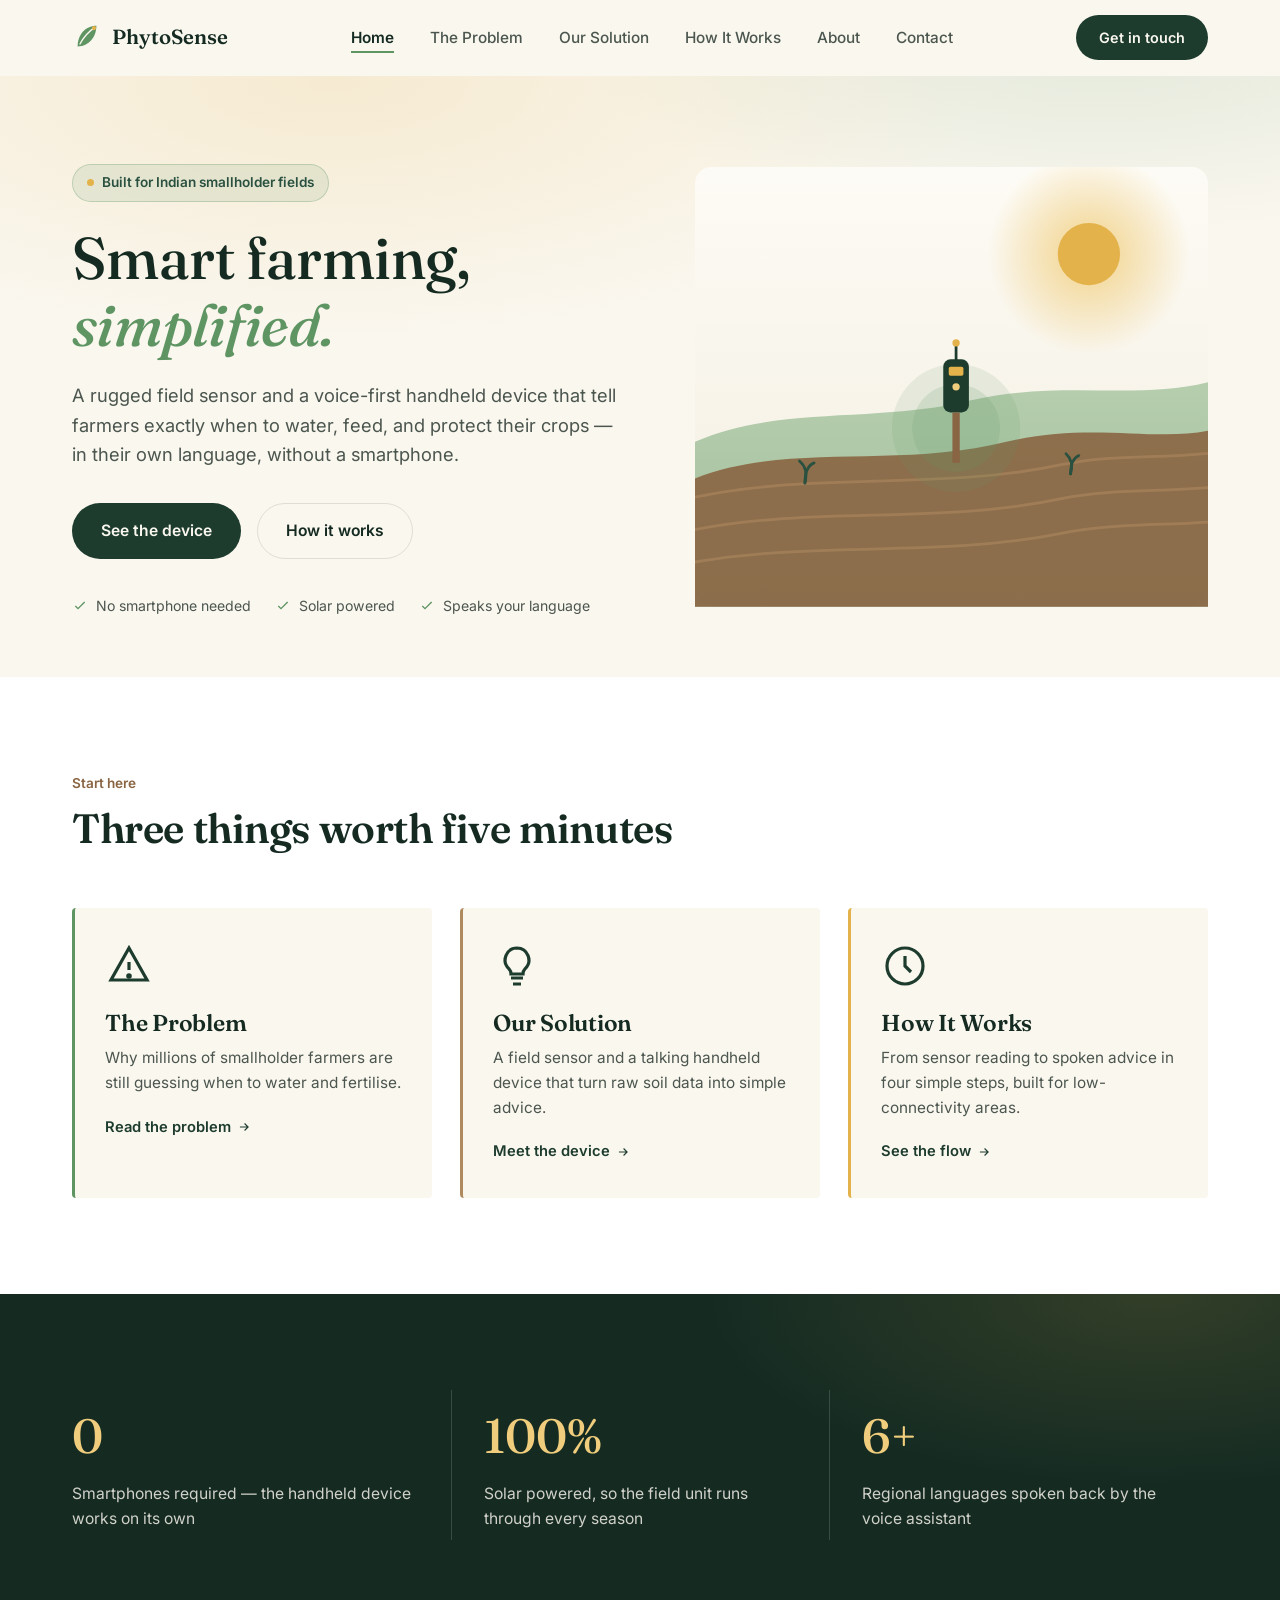
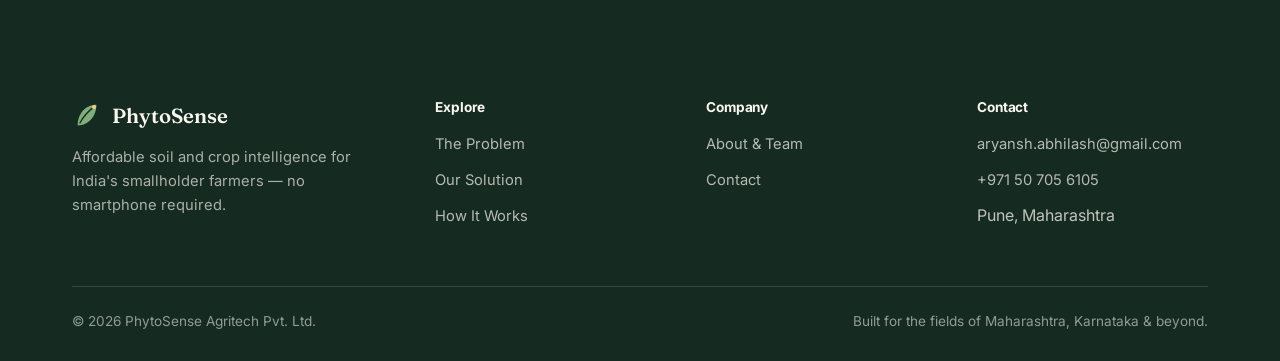
<file: index.html>
<!DOCTYPE html>
<html lang="en">
<head>
<meta charset="UTF-8">
<meta name="viewport" content="width=device-width, initial-scale=1.0">
<title>PhytoSense | Smart Farming, Simplified</title>
<meta name="description" content="PhytoSense builds low-cost soil and crop sensors with voice guidance for India's smallholder farmers. No smartphone needed, solar powered, works in your language.">
<link rel="stylesheet" href="style.css">
</head>
<body>

<nav class="site-nav">
  <div class="nav-inner">
    <a href="index.html" class="brand">
      <svg class="brand-mark" viewBox="0 0 32 32" fill="none" xmlns="http://www.w3.org/2000/svg" aria-hidden="true">
        <path d="M6 26C6 14 14 4 26 4C26 16 18 26 6 26Z" fill="#5F9463"/>
        <path d="M8.5 23.5C12.5 16 18 10 24 6" stroke="#FAF7EF" stroke-width="1.4" stroke-linecap="round"/>
        <circle cx="23.5" cy="6.5" r="2.3" fill="#E4B24A"/>
      </svg>
      PhytoSense
    </a>
    <button class="nav-toggle" aria-label="Toggle menu" aria-expanded="false">
      <span></span><span></span><span></span>
    </button>
    <ul class="nav-links">
      <li><a href="index.html">Home</a></li>
      <li><a href="problem.html">The Problem</a></li>
      <li><a href="solution.html">Our Solution</a></li>
      <li><a href="how-it-works.html">How It Works</a></li>
      <li><a href="about.html">About</a></li>
      <li><a href="contact.html">Contact</a></li>
    </ul>
    <div class="nav-cta">
      <a href="contact.html" class="btn btn-primary">Get in touch</a>
    </div>
  </div>
</nav>

<!-- Hero -->
<header class="hero">
  <div class="container hero-grid">
    <div class="hero-copy">
      <span class="hero-eyebrow"><span class="dot"></span> Built for Indian smallholder fields</span>
      <h1>Smart farming,<br><span class="accent">simplified.</span></h1>
      <p class="hero-sub">A rugged field sensor and a voice-first handheld device that tell farmers exactly when to water, feed, and protect their crops — in their own language, without a smartphone.</p>
      <div class="hero-actions">
        <a href="solution.html" class="btn btn-primary">See the device</a>
        <a href="how-it-works.html" class="btn btn-secondary">How it works</a>
      </div>
      <div class="hero-microcopy">
        <span><svg viewBox="0 0 24 24" fill="none" stroke="currentColor" stroke-width="2"><path d="M5 12l4 4L19 6"/></svg> No smartphone needed</span>
        <span><svg viewBox="0 0 24 24" fill="none" stroke="currentColor" stroke-width="2"><path d="M5 12l4 4L19 6"/></svg> Solar powered</span>
        <span><svg viewBox="0 0 24 24" fill="none" stroke="currentColor" stroke-width="2"><path d="M5 12l4 4L19 6"/></svg> Speaks your language</span>
      </div>
    </div>

    <div class="hero-art" aria-hidden="true">
      <svg viewBox="0 0 560 480" xmlns="http://www.w3.org/2000/svg">
        <defs>
          <radialGradient id="sunGlow" cx="50%" cy="50%" r="50%">
            <stop offset="0%" stop-color="#F0CD7C" stop-opacity="0.9"/>
            <stop offset="100%" stop-color="#F0CD7C" stop-opacity="0"/>
          </radialGradient>
          <linearGradient id="skyGrad" x1="0" y1="0" x2="0" y2="1">
            <stop offset="0%" stop-color="#FDFBF5"/>
            <stop offset="100%" stop-color="#F3EEE1"/>
          </linearGradient>
          <linearGradient id="hillFar" x1="0" y1="0" x2="0" y2="1">
            <stop offset="0%" stop-color="#7FAE7A"/>
            <stop offset="100%" stop-color="#5F9463"/>
          </linearGradient>
        </defs>

        <rect x="0" y="0" width="560" height="480" rx="18" fill="url(#skyGrad)"/>
        <circle cx="430" cy="95" r="110" fill="url(#sunGlow)"/>
        <circle cx="430" cy="95" r="34" fill="#E4B24A"/>

        <!-- far hill -->
        <path d="M0 300 C 90 260, 200 280, 300 255 C 400 232, 480 255, 560 235 L560 480 L0 480 Z" fill="url(#hillFar)" opacity="0.55"/>
        <!-- near field with furrow rows -->
        <path d="M0 340 C 100 300, 220 330, 340 300 C 430 278, 500 300, 560 288 L560 480 L0 480 Z" fill="#8A6543" opacity="0.9"/>
        <g stroke="#B08A5F" stroke-width="3" opacity="0.55" fill="none">
          <path d="M-20 365 C 120 330, 260 355, 400 325 C 460 312, 520 320, 580 310"/>
          <path d="M-20 400 C 120 368, 260 392, 400 362 C 460 350, 520 356, 580 348"/>
          <path d="M-20 435 C 120 406, 260 428, 400 400 C 460 388, 520 392, 580 386"/>
        </g>

        <!-- sprouts -->
        <g stroke="#2A5140" stroke-width="3" stroke-linecap="round" fill="none">
          <path d="M120 345 q4 -16 -6 -24"/>
          <path d="M120 345 q0 -18 10 -22"/>
          <path d="M410 335 q4 -14 -5 -22"/>
          <path d="M410 335 q0 -16 9 -20"/>
        </g>

        <!-- device stake -->
        <g transform="translate(255,190)">
          <circle cx="30" cy="95" r="70" fill="#5F9463" opacity="0.12" class="pulse-ring"/>
          <circle cx="30" cy="95" r="48" fill="#5F9463" opacity="0.16" class="pulse-ring" style="animation-delay:.6s"/>
          <rect x="16" y="20" width="28" height="58" rx="8" fill="#1D3C2E"/>
          <rect x="22" y="28" width="16" height="10" rx="2" fill="#E4B24A"/>
          <circle cx="30" cy="50" r="4" fill="#F0CD7C"/>
          <rect x="26" y="78" width="8" height="55" fill="#8A6543"/>
          <path d="M30 20 L30 4" stroke="#1D3C2E" stroke-width="3" stroke-linecap="round"/>
          <circle cx="30" cy="2" r="4" fill="#E4B24A"/>
        </g>
      </svg>
    </div>
  </div>
</header>

<!-- Overview cards -->
<section class="overview">
  <div class="container">
    <div class="section-head reveal">
      <span class="kicker">Start here</span>
      <h2>Three things worth five minutes</h2>
    </div>
    <div class="card-row">
      <a href="problem.html" class="overview-card reveal" style="--stagger:0">
        <div class="icon-wrap">
          <svg viewBox="0 0 24 24" fill="none" stroke="currentColor" stroke-width="1.6"><path d="M12 3l9 16H3L12 3z"/><path d="M12 10v4"/><circle cx="12" cy="17" r="0.6" fill="currentColor"/></svg>
        </div>
        <h3>The Problem</h3>
        <p>Why millions of smallholder farmers are still guessing when to water and fertilise.</p>
        <span class="card-link">Read the problem <svg viewBox="0 0 24 24" fill="none" stroke="currentColor" stroke-width="2"><path d="M5 12h14M13 6l6 6-6 6"/></svg></span>
      </a>
      <a href="solution.html" class="overview-card reveal" style="--stagger:1">
        <div class="icon-wrap">
          <svg viewBox="0 0 24 24" fill="none" stroke="currentColor" stroke-width="1.6"><path d="M9 18h6M10 21h4M12 3a6 6 0 00-4 10.4c.6.6 1 1.4 1 2.6h6c0-1.2.4-2 1-2.6A6 6 0 0012 3z"/></svg>
        </div>
        <h3>Our Solution</h3>
        <p>A field sensor and a talking handheld device that turn raw soil data into simple advice.</p>
        <span class="card-link">Meet the device <svg viewBox="0 0 24 24" fill="none" stroke="currentColor" stroke-width="2"><path d="M5 12h14M13 6l6 6-6 6"/></svg></span>
      </a>
      <a href="how-it-works.html" class="overview-card reveal" style="--stagger:2">
        <div class="icon-wrap">
          <svg viewBox="0 0 24 24" fill="none" stroke="currentColor" stroke-width="1.6"><circle cx="12" cy="12" r="9"/><path d="M12 7v5l3 3"/></svg>
        </div>
        <h3>How It Works</h3>
        <p>From sensor reading to spoken advice in four simple steps, built for low-connectivity areas.</p>
        <span class="card-link">See the flow <svg viewBox="0 0 24 24" fill="none" stroke="currentColor" stroke-width="2"><path d="M5 12h14M13 6l6 6-6 6"/></svg></span>
      </a>
    </div>
  </div>
</section>

<!-- Stats -->
<section class="stats-band">
  <div class="container">
    <div class="stats-row">
      <div class="stat-item reveal" style="--stagger:0">
        <span class="stat-num">0</span>
        <span class="stat-label">Smartphones required — the handheld device works on its own</span>
      </div>
      <div class="stat-item reveal" style="--stagger:1">
        <span class="stat-num">100%</span>
        <span class="stat-label">Solar powered, so the field unit runs through every season</span>
      </div>
      <div class="stat-item reveal" style="--stagger:2">
        <span class="stat-num">6+</span>
        <span class="stat-label">Regional languages spoken back by the voice assistant</span>
      </div>
    </div>
  </div>
</section>

<footer class="site-footer">
  <div class="container">
    <div class="footer-grid">
      <div class="footer-brand">
        <a href="index.html" class="brand">
          <svg class="brand-mark" viewBox="0 0 32 32" fill="none" xmlns="http://www.w3.org/2000/svg" aria-hidden="true">
            <path d="M6 26C6 14 14 4 26 4C26 16 18 26 6 26Z" fill="#7FAE7A"/>
            <path d="M8.5 23.5C12.5 16 18 10 24 6" stroke="#152B22" stroke-width="1.4" stroke-linecap="round"/>
            <circle cx="23.5" cy="6.5" r="2.3" fill="#F0CD7C"/>
          </svg>
          PhytoSense
        </a>
        <p>Affordable soil and crop intelligence for India's smallholder farmers — no smartphone required.</p>
      </div>
      <div class="footer-col">
        <h4>Explore</h4>
        <ul>
          <li><a href="problem.html">The Problem</a></li>
          <li><a href="solution.html">Our Solution</a></li>
          <li><a href="how-it-works.html">How It Works</a></li>
        </ul>
      </div>
      <div class="footer-col">
        <h4>Company</h4>
        <ul>
          <li><a href="about.html">About &amp; Team</a></li>
          <li><a href="contact.html">Contact</a></li>
        </ul>
      </div>
      <div class="footer-col">
        <h4>Contact</h4>
        <ul>
          <li><a href="mailto:aryansh.abhilash@gmail.com">aryansh.abhilash@gmail.com</a></li>
          <li><a href="tel:+971 50 705 6105">+971 50 705 6105</a></li>
          <li>Pune, Maharashtra</li>
        </ul>
      </div>
    </div>
    <div class="footer-bottom">
      <span>© 2026 PhytoSense Agritech Pvt. Ltd.</span>
      <span>Built for the fields of Maharashtra, Karnataka &amp; beyond.</span>
    </div>
  </div>
</footer>

<style>
  .pulse-ring{ animation: heroPulse 3.2s ease-out infinite; transform-origin: 30px 95px; }
  @keyframes heroPulse{
    0%{ transform:scale(0.6); opacity:0.5; }
    80%{ transform:scale(1.15); opacity:0; }
    100%{ transform:scale(1.15); opacity:0; }
  }
  @media (prefers-reduced-motion: reduce){ .pulse-ring{ animation:none; opacity:0.14; } }
</style>

<script src="script.js"></script>
</body>
</html>
</file>
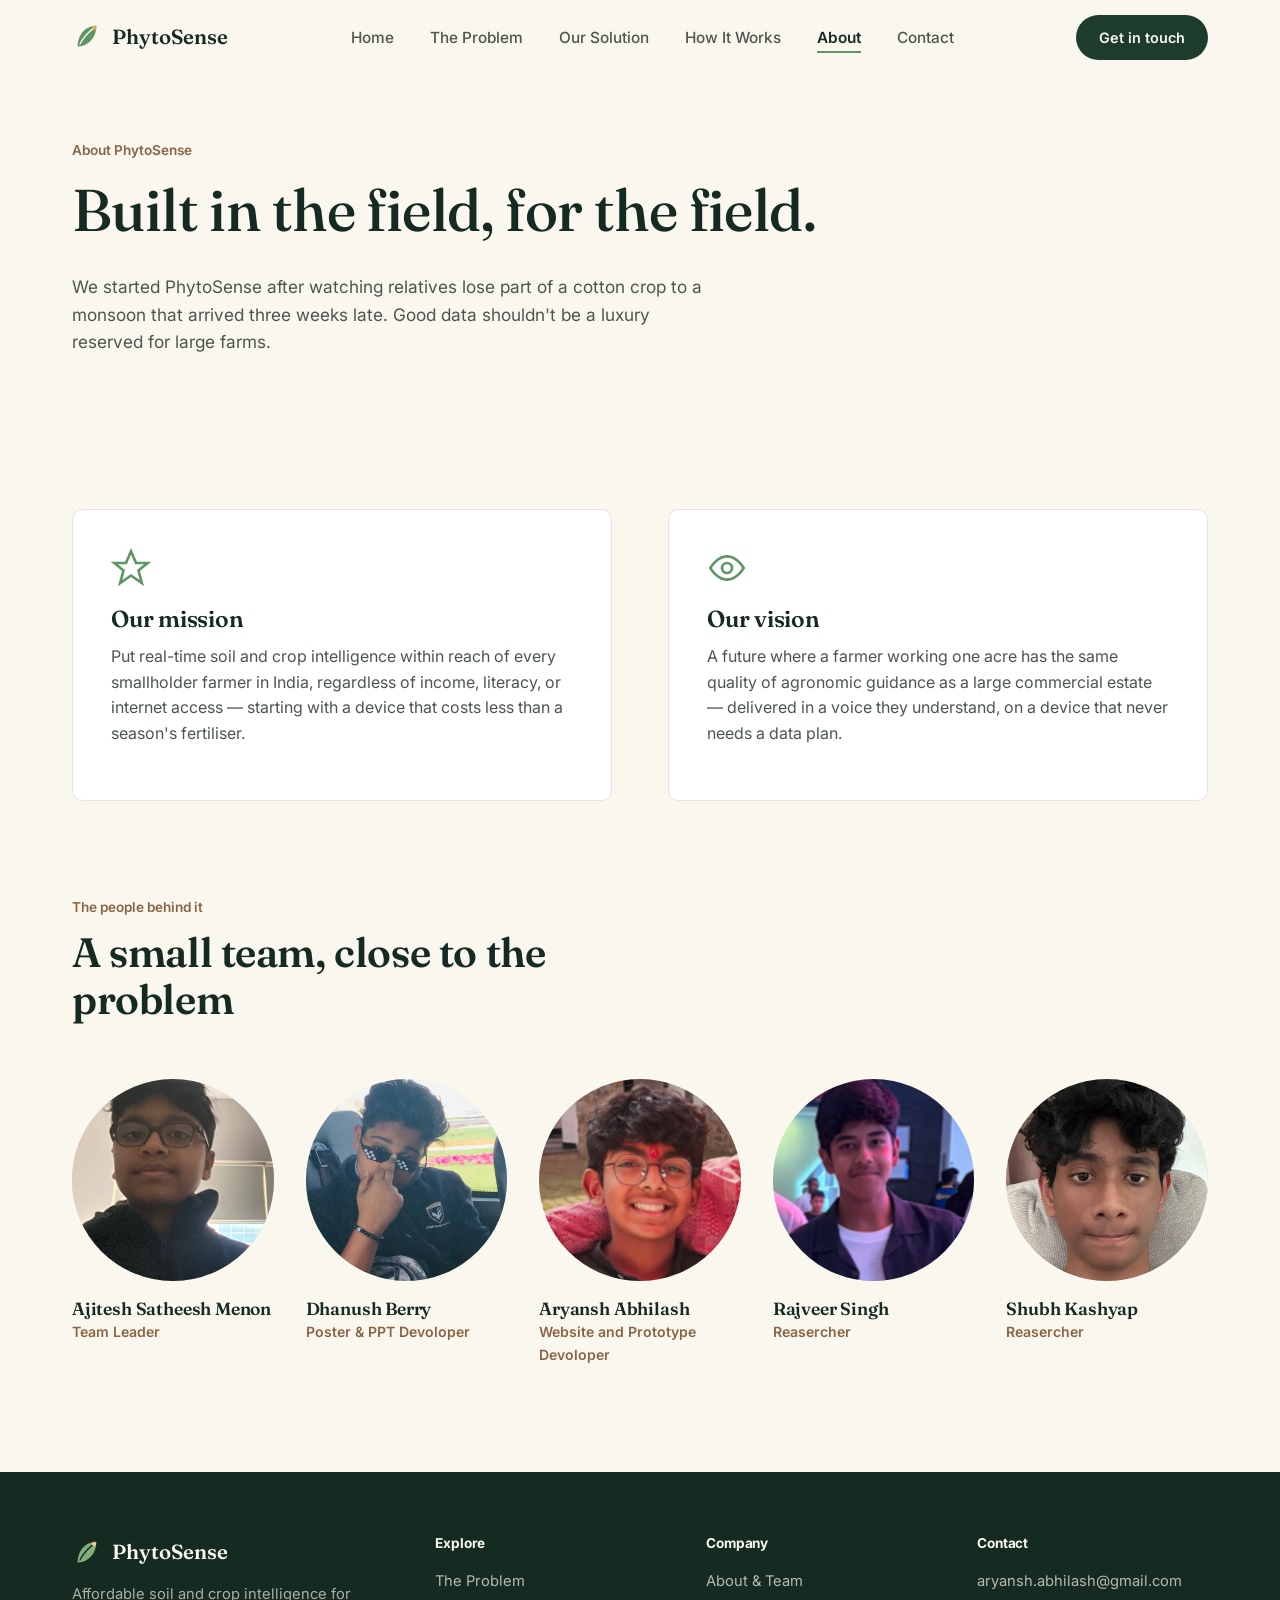
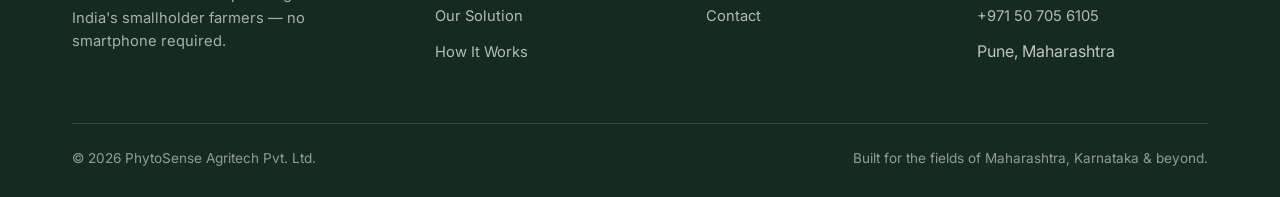
<file: about.html>
<!DOCTYPE html>
<html lang="en">
<head>
<meta charset="UTF-8">
<meta name="viewport" content="width=device-width, initial-scale=1.0">
<title>About & Team | PhytoSense</title>
<meta name="description" content="PhytoSense's mission, vision, and the team building affordable agri-tech for Indian smallholder farmers.">
<link rel="stylesheet" href="style.css">
</head>
<body>

<nav class="site-nav">
  <div class="nav-inner">
    <a href="index.html" class="brand">
      <svg class="brand-mark" viewBox="0 0 32 32" fill="none" xmlns="http://www.w3.org/2000/svg" aria-hidden="true">
        <path d="M6 26C6 14 14 4 26 4C26 16 18 26 6 26Z" fill="#5F9463"/>
        <path d="M8.5 23.5C12.5 16 18 10 24 6" stroke="#FAF7EF" stroke-width="1.4" stroke-linecap="round"/>
        <circle cx="23.5" cy="6.5" r="2.3" fill="#E4B24A"/>
      </svg>
      PhytoSense
    </a>
    <button class="nav-toggle" aria-label="Toggle menu" aria-expanded="false">
      <span></span><span></span><span></span>
    </button>
    <ul class="nav-links">
      <li><a href="index.html">Home</a></li>
      <li><a href="problem.html">The Problem</a></li>
      <li><a href="solution.html">Our Solution</a></li>
      <li><a href="how-it-works.html">How It Works</a></li>
      <li><a href="about.html">About</a></li>
      <li><a href="contact.html">Contact</a></li>
    </ul>
    <div class="nav-cta">
      <a href="contact.html" class="btn btn-primary">Get in touch</a>
    </div>
  </div>
</nav>

<header class="page-header">
  <div class="container">
    <span class="kicker">About PhytoSense</span>
    <h1>Built in the field, for the field.</h1>
    <p>We started PhytoSense after watching relatives lose part of a cotton crop to a monsoon that arrived three weeks late. Good data shouldn't be a luxury reserved for large farms.</p>
  </div>
</header>

<section>
  <div class="container">
    <div class="mv-grid">
      <div class="mv-card reveal">
        <div class="icon-wrap">
          <svg viewBox="0 0 24 24" fill="none" stroke="currentColor" stroke-width="1.6"><path d="M12 2l3 7h7l-5.5 4.5L18.5 21 12 16.5 5.5 21 7.5 13.5 2 9h7z"/></svg>
        </div>
        <h3>Our mission</h3>
        <p>Put real-time soil and crop intelligence within reach of every smallholder farmer in India, regardless of income, literacy, or internet access — starting with a device that costs less than a season's fertiliser.</p>
      </div>
      <div class="mv-card reveal">
        <div class="icon-wrap">
          <svg viewBox="0 0 24 24" fill="none" stroke="currentColor" stroke-width="1.6"><circle cx="12" cy="12" r="3"/><path d="M2 12s4-7 10-7 10 7 10 7-4 7-10 7-10-7-10-7z"/></svg>
        </div>
        <h3>Our vision</h3>
        <p>A future where a farmer working one acre has the same quality of agronomic guidance as a large commercial estate — delivered in a voice they understand, on a device that never needs a data plan.</p>
      </div>
    </div>
  </div>
</section>

<section style="padding-top:0;">
  <div class="container">
    <div class="section-head reveal">
      <span class="kicker">The people behind it</span>
      <h2>A small team, close to the problem</h2>
    </div>
    <div class="team-grid">

      <div class="team-card reveal" style="--stagger:0">
        <div class="team-photo">
          <img src="Ajitesh.jpg" alt="Ananya Deshmukh" loading="lazy" onerror="this.style.display='none'">
        </div>
        <h3>Ajitesh Satheesh Menon</h3>
        <div class="team-role">Team Leader</div>
      </div>

      <div class="team-card reveal" style="--stagger:1">
        <div class="team-photo">
          <img src="Dhanush.png" alt="Rahul Iyer" loading="lazy" onerror="this.style.display='none'">

        </div>
        <h3>Dhanush Berry</h3>
        <div class="team-role">Poster & PPT Devoloper</div>
      </div>

      <div class="team-card reveal" style="--stagger:2">
        <div class="team-photo">
          <img src="image copy 2.png" alt="Meera Pillai" loading="lazy" onerror="this.style.display='none'">
        </div>
        <h3>Aryansh Abhilash</h3>
        <div class="team-role">Website and Prototype Devoloper</div>
      </div>

      <div class="team-card reveal" style="--stagger:3">
        <div class="team-photo">
          <img src="image copy.png" alt="Suresh Naik" loading="lazy" onerror="this.style.display='none'">
        </div>
        <h3>Rajveer Singh</h3>
        <div class="team-role">Reasercher</div>
      </div>

      <div class="team-card reveal" style="--stagger:4">
        <div class="team-photo">
          <img src="image.png" alt="Priya Kulkarni" loading="lazy" onerror="this.style.display='none'">
        </div>
        <h3>Shubh Kashyap</h3>
        <div class="team-role">Reasercher</div>
      </div>

    </div>
  </div>
</section>

<footer class="site-footer">
  <div class="container">
    <div class="footer-grid">
      <div class="footer-brand">
        <a href="index.html" class="brand">
          <svg class="brand-mark" viewBox="0 0 32 32" fill="none" xmlns="http://www.w3.org/2000/svg" aria-hidden="true">
            <path d="M6 26C6 14 14 4 26 4C26 16 18 26 6 26Z" fill="#7FAE7A"/>
            <path d="M8.5 23.5C12.5 16 18 10 24 6" stroke="#152B22" stroke-width="1.4" stroke-linecap="round"/>
            <circle cx="23.5" cy="6.5" r="2.3" fill="#F0CD7C"/>
          </svg>
          PhytoSense
        </a>
        <p>Affordable soil and crop intelligence for India's smallholder farmers — no smartphone required.</p>
      </div>
      <div class="footer-col">
        <h4>Explore</h4>
        <ul>
          <li><a href="problem.html">The Problem</a></li>
          <li><a href="solution.html">Our Solution</a></li>
          <li><a href="how-it-works.html">How It Works</a></li>
        </ul>
      </div>
      <div class="footer-col">
        <h4>Company</h4>
        <ul>
          <li><a href="about.html">About &amp; Team</a></li>
          <li><a href="contact.html">Contact</a></li>
        </ul>
      </div>
      <div class="footer-col">
        <h4>Contact</h4>
        <ul>
          <li><a href="mailto:aryansh.abhilash@gmail.com">aryansh.abhilash@gmail.com</a></li>
          <li><a href="tel:++971 50 705 6105">+971 50 705 6105</a></li>
          <li>Pune, Maharashtra</li>
        </ul>
      </div>
    </div>
    <div class="footer-bottom">
      <span>© 2026 PhytoSense Agritech Pvt. Ltd.</span>
      <span>Built for the fields of Maharashtra, Karnataka &amp; beyond.</span>
    </div>
  </div>
</footer>

<script src="script.js"></script>
</body>
</html>
</file>
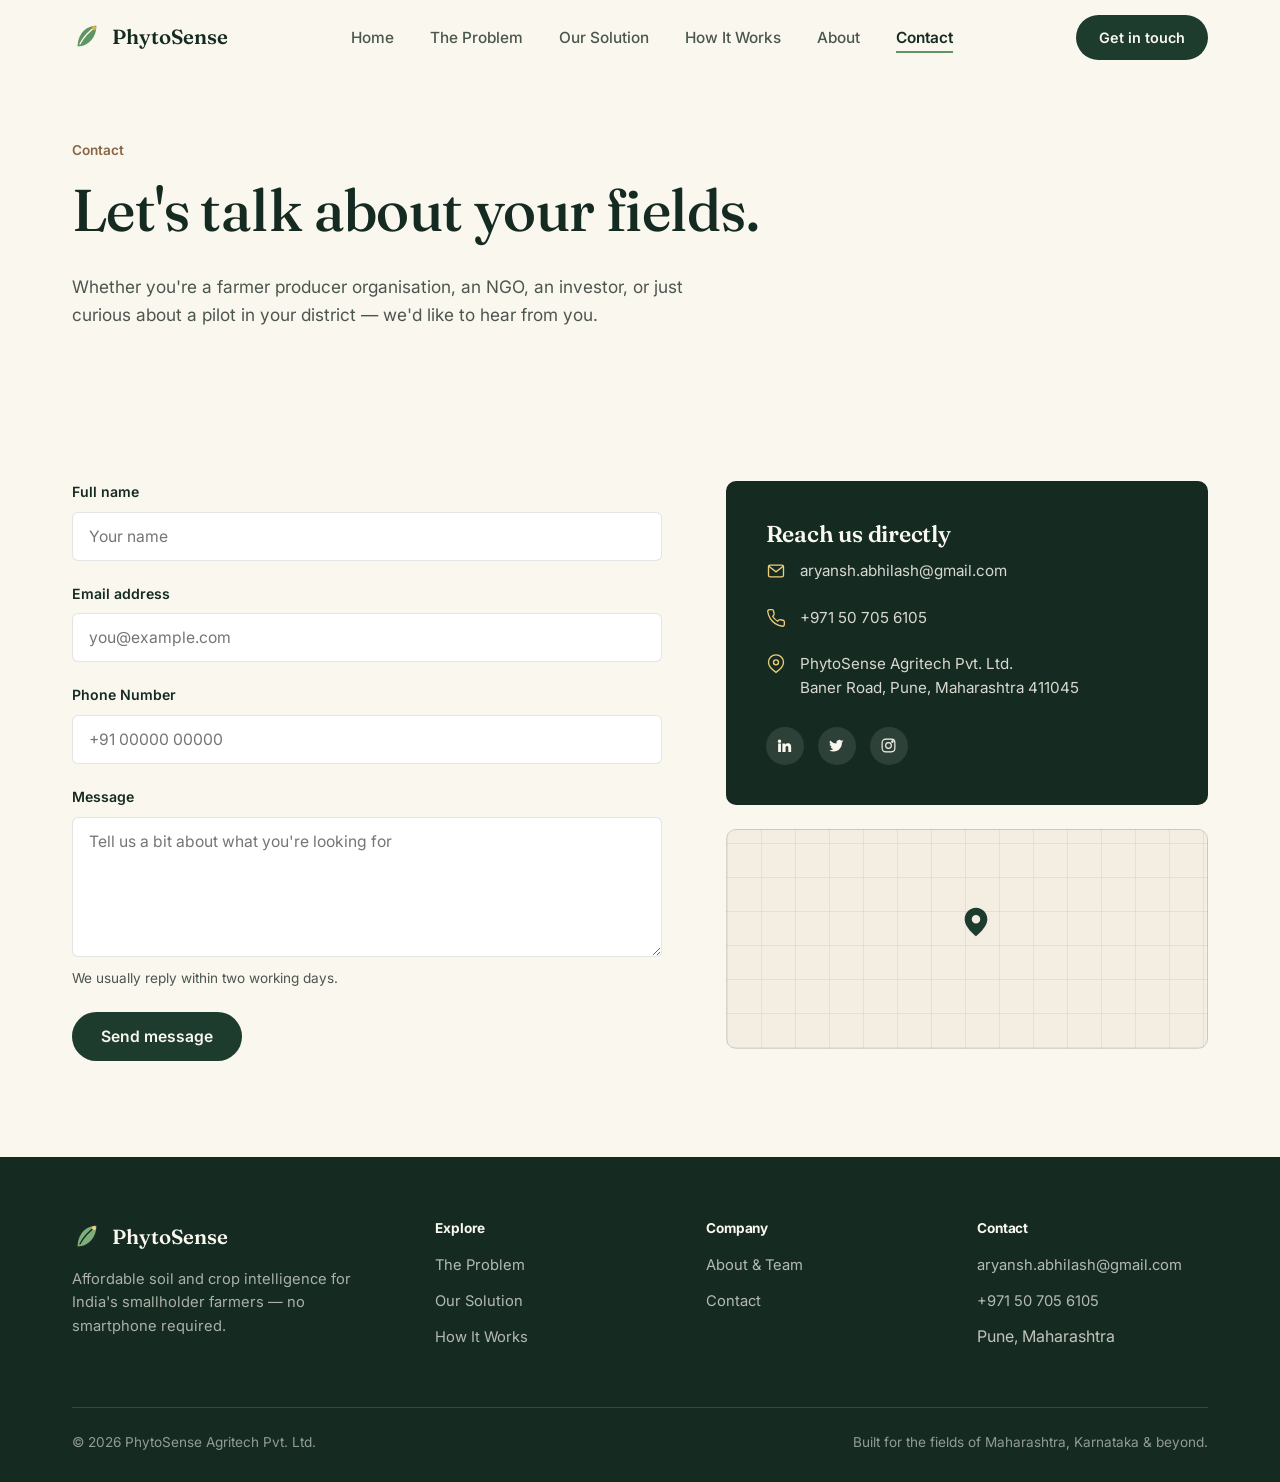
<file: contact.html>
<!DOCTYPE html>
<html lang="en">
<head>
<meta charset="UTF-8">
<meta name="viewport" content="width=device-width, initial-scale=1.0">
<title>Contact | PhytoSense</title>
<meta name="description" content="Get in touch with the PhytoSense team — for partnerships, pilots, or general questions.">
<link rel="stylesheet" href="style.css">
</head>
<body>

<nav class="site-nav">
  <div class="nav-inner">
    <a href="index.html" class="brand">
      <svg class="brand-mark" viewBox="0 0 32 32" fill="none" xmlns="http://www.w3.org/2000/svg" aria-hidden="true">
        <path d="M6 26C6 14 14 4 26 4C26 16 18 26 6 26Z" fill="#5F9463"/>
        <path d="M8.5 23.5C12.5 16 18 10 24 6" stroke="#FAF7EF" stroke-width="1.4" stroke-linecap="round"/>
        <circle cx="23.5" cy="6.5" r="2.3" fill="#E4B24A"/>
      </svg>
      PhytoSense
    </a>
    <button class="nav-toggle" aria-label="Toggle menu" aria-expanded="false">
      <span></span><span></span><span></span>
    </button>
    <ul class="nav-links">
      <li><a href="index.html">Home</a></li>
      <li><a href="problem.html">The Problem</a></li>
      <li><a href="solution.html">Our Solution</a></li>
      <li><a href="how-it-works.html">How It Works</a></li>
      <li><a href="about.html">About</a></li>
      <li><a href="contact.html">Contact</a></li>
    </ul>
    <div class="nav-cta">
      <a href="contact.html" class="btn btn-primary">Get in touch</a>
    </div>
  </div>
</nav>

<header class="page-header">
  <div class="container">
    <span class="kicker">Contact</span>
    <h1>Let's talk about your fields.</h1>
    <p>Whether you're a farmer producer organisation, an NGO, an investor, or just curious about a pilot in your district — we'd like to hear from you.</p>
  </div>
</header>

<section>
  <div class="container">
    <div class="contact-grid">

      <div class="reveal">
        <form id="contact-form" novalidate>
          <div class="form-field">
            <label for="name">Full name</label>
            <input type="text" id="name" name="name" placeholder="Your name" required>
          </div>
          <div class="form-field">
            <label for="email">Email address</label>
            <input type="email" id="email" name="email" placeholder="you@example.com" required>
          </div>
          <div class="form-field">
            <label for="email">Phone Number</label>
            <input type="email" id="email" name="email" placeholder="+91 00000 00000" required>
          </div>
          <div class="form-field">
            <label for="message">Message</label>
            <textarea id="message" name="message" placeholder="Tell us a bit about what you're looking for" required></textarea>
            <p class="form-note">We usually reply within two working days.</p>
          </div>
          <button type="submit" class="btn btn-primary">Send message</button>
          <p id="form-status" class="form-status" role="status"></p>
        </form>
      </div>

      <div class="reveal">
        <div class="contact-info-card">
          <h3>Reach us directly</h3>
          <div class="contact-info-row">
            <svg viewBox="0 0 24 24" fill="none" stroke="currentColor" stroke-width="1.6"><path d="M4 4h16v16H4z" opacity="0"/><path d="M3 6l9 7 9-7"/><rect x="3" y="5" width="18" height="14" rx="2"/></svg>
            <div>aryansh.abhilash@gmail.com</div>
          </div>
          <div class="contact-info-row">
            <svg viewBox="0 0 24 24" fill="none" stroke="currentColor" stroke-width="1.6"><path d="M22 16.9v3a2 2 0 01-2.2 2 19.8 19.8 0 01-8.6-3.1 19.5 19.5 0 01-6-6 19.8 19.8 0 01-3.1-8.6A2 2 0 014.1 2h3a2 2 0 012 1.7c.1.9.3 1.8.6 2.7a2 2 0 01-.4 2.1L8 9.9a16 16 0 006 6l1.4-1.4a2 2 0 012.1-.4c.9.3 1.8.5 2.7.6a2 2 0 011.8 2.2z"/></svg>
            <div>+971 50 705 6105</div>
          </div>
          <div class="contact-info-row">
            <svg viewBox="0 0 24 24" fill="none" stroke="currentColor" stroke-width="1.6"><path d="M21 10c0 6-9 12-9 12S3 16 3 10a9 9 0 0118 0z"/><circle cx="12" cy="10" r="3"/></svg>
            <div>PhytoSense Agritech Pvt. Ltd.<br>Baner Road, Pune, Maharashtra 411045</div>
          </div>
          <div class="social-row">
            <a href="#" aria-label="LinkedIn"><svg viewBox="0 0 24 24" fill="currentColor" style="color:#FAF7EF"><path d="M4.98 3.5a2.5 2.5 0 11-.02 5 2.5 2.5 0 01.02-5zM3 9h4v12H3zM9 9h3.8v1.7h.05c.53-.95 1.83-1.95 3.77-1.95 4.03 0 4.78 2.55 4.78 5.86V21h-4v-5.4c0-1.3-.02-2.96-1.8-2.96-1.8 0-2.08 1.4-2.08 2.86V21H9z"/></svg></a>
            <a href="#" aria-label="Twitter"><svg viewBox="0 0 24 24" fill="currentColor" style="color:#FAF7EF"><path d="M22 5.9c-.7.3-1.5.6-2.3.7.8-.5 1.5-1.3 1.8-2.3-.8.5-1.7.8-2.6 1a4.1 4.1 0 00-7 3.7A11.6 11.6 0 013 4.9a4.1 4.1 0 001.3 5.5c-.7 0-1.3-.2-1.9-.5v.1c0 2 1.4 3.6 3.3 4-.4.1-.7.2-1.1.2-.3 0-.5 0-.8-.1.5 1.6 2 2.8 3.8 2.8a8.2 8.2 0 01-6 1.7 11.6 11.6 0 006.3 1.8c7.5 0 11.7-6.2 11.7-11.7v-.5c.8-.6 1.5-1.3 2-2.1z"/></svg></a>
            <a href="#" aria-label="Instagram"><svg viewBox="0 0 24 24" fill="none" stroke="currentColor" stroke-width="1.6" style="color:#FAF7EF"><rect x="3" y="3" width="18" height="18" rx="5"/><circle cx="12" cy="12" r="4"/><circle cx="17.5" cy="6.5" r="1"/></svg></a>
          </div>
        </div>

        <div class="map-placeholder" role="img" aria-label="Map showing PhytoSense office location in Pune, Maharashtra">
          <svg class="pin" viewBox="0 0 24 24" fill="currentColor"><path d="M12 2C7.6 2 4 5.6 4 10c0 6 8 12 8 12s8-6 8-12c0-4.4-3.6-8-8-8zm0 11a3 3 0 110-6 3 3 0 010 6z"/></svg>
        </div>
      </div>

    </div>
  </div>
</section>

<footer class="site-footer">
  <div class="container">
    <div class="footer-grid">
      <div class="footer-brand">
        <a href="index.html" class="brand">
          <svg class="brand-mark" viewBox="0 0 32 32" fill="none" xmlns="http://www.w3.org/2000/svg" aria-hidden="true">
            <path d="M6 26C6 14 14 4 26 4C26 16 18 26 6 26Z" fill="#7FAE7A"/>
            <path d="M8.5 23.5C12.5 16 18 10 24 6" stroke="#152B22" stroke-width="1.4" stroke-linecap="round"/>
            <circle cx="23.5" cy="6.5" r="2.3" fill="#F0CD7C"/>
          </svg>
          PhytoSense
        </a>
        <p>Affordable soil and crop intelligence for India's smallholder farmers — no smartphone required.</p>
      </div>
      <div class="footer-col">
        <h4>Explore</h4>
        <ul>
          <li><a href="problem.html">The Problem</a></li>
          <li><a href="solution.html">Our Solution</a></li>
          <li><a href="how-it-works.html">How It Works</a></li>
        </ul>
      </div>
      <div class="footer-col">
        <h4>Company</h4>
        <ul>
          <li><a href="about.html">About &amp; Team</a></li>
          <li><a href="contact.html">Contact</a></li>
        </ul>
      </div>
      <div class="footer-col">
        <h4>Contact</h4>
        <ul>
          <li><a href="mailto:aryansh.abhilash@gmail.com">aryansh.abhilash@gmail.com</a></li>
          <li><a href="tel:+971507056105">+971 50 705 6105</a></li>
          <li>Pune, Maharashtra</li>
        </ul>
      </div>
    </div>
    <div class="footer-bottom">
      <span>© 2026 PhytoSense Agritech Pvt. Ltd.</span>
      <span>Built for the fields of Maharashtra, Karnataka &amp; beyond.</span>
    </div>
  </div>
</footer>

<script src="script.js"></script>
</body>
</html>
</file>
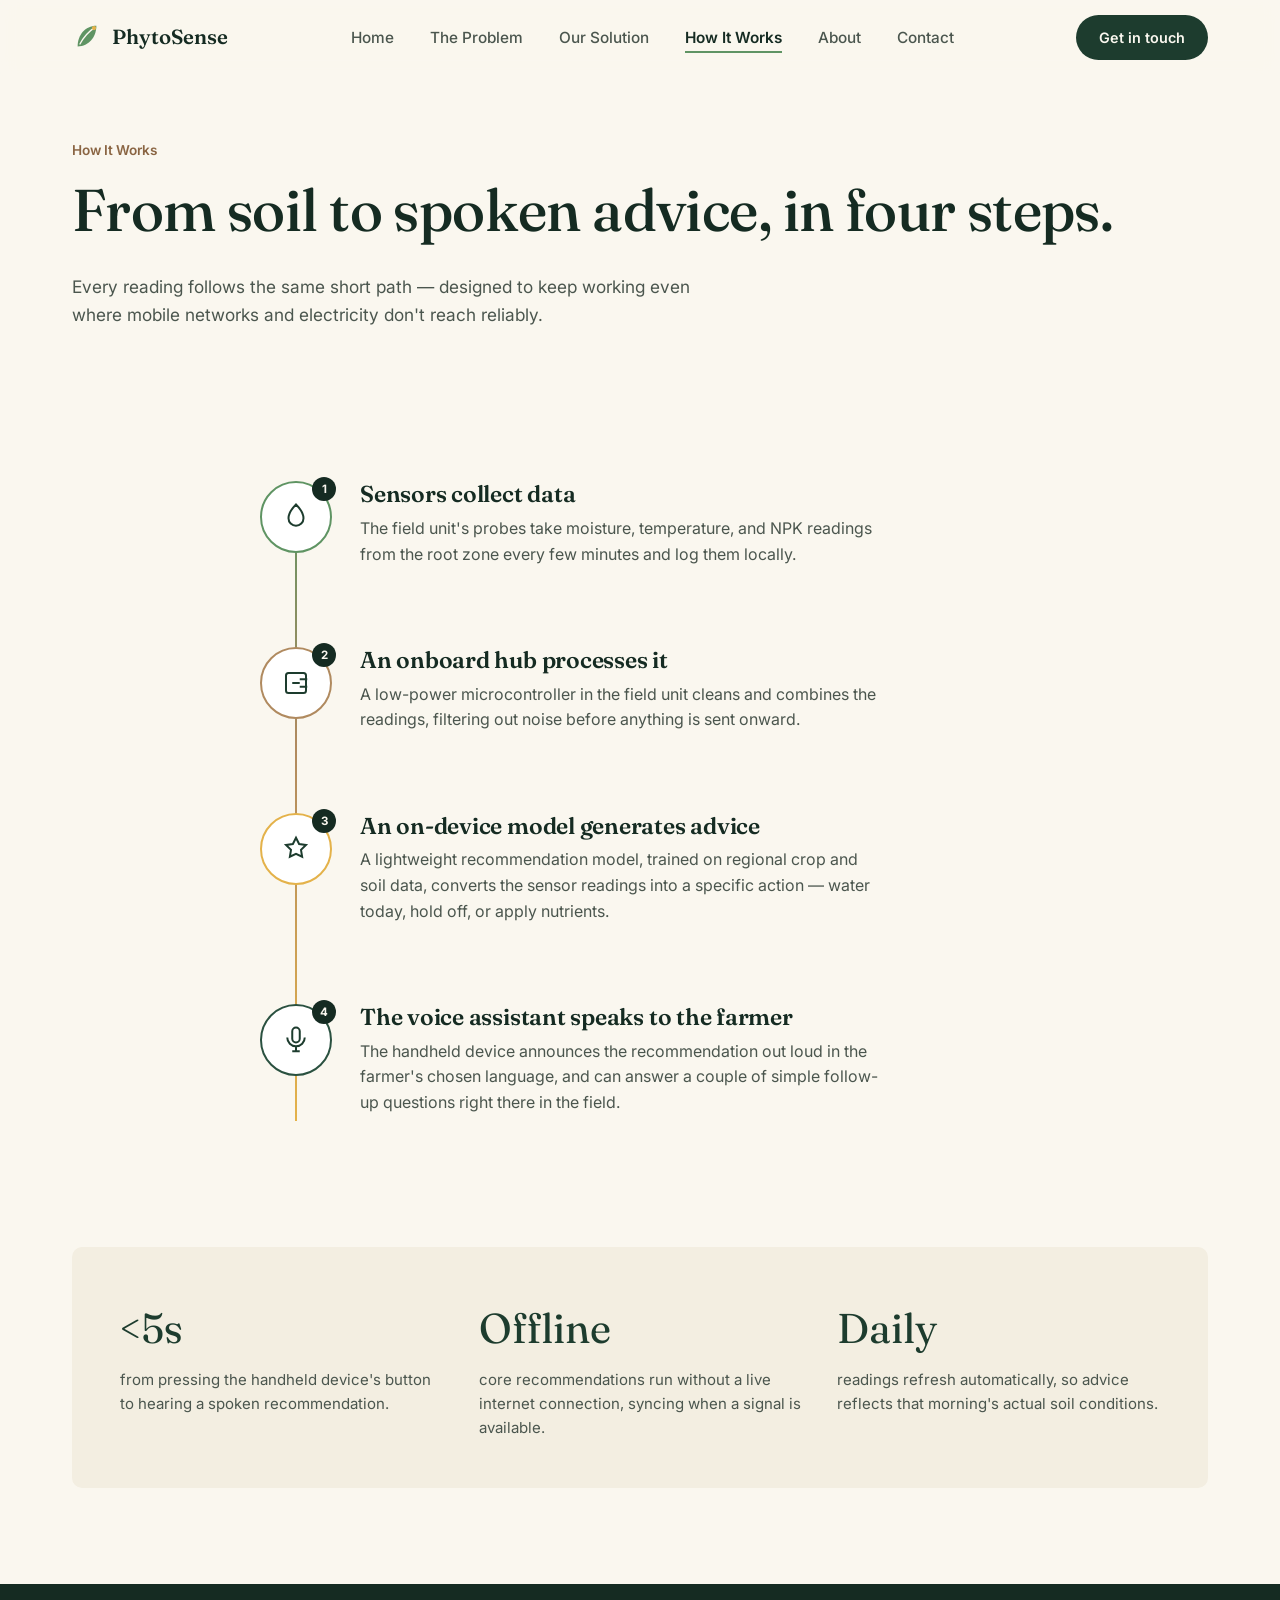
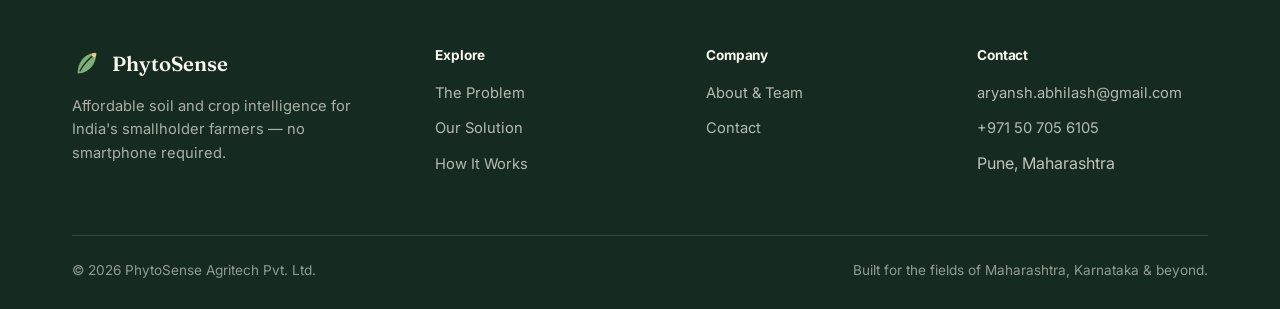
<file: how-it-works.html>
<!DOCTYPE html>
<html lang="en">
<head>
<meta charset="UTF-8">
<meta name="viewport" content="width=device-width, initial-scale=1.0">
<title>How It Works | PhytoSense</title>
<meta name="description" content="From soil sensor reading to spoken advice: how PhytoSense turns raw data into simple guidance for farmers.">
<link rel="stylesheet" href="style.css">
</head>
<body>

<nav class="site-nav">
  <div class="nav-inner">
    <a href="index.html" class="brand">
      <svg class="brand-mark" viewBox="0 0 32 32" fill="none" xmlns="http://www.w3.org/2000/svg" aria-hidden="true">
        <path d="M6 26C6 14 14 4 26 4C26 16 18 26 6 26Z" fill="#5F9463"/>
        <path d="M8.5 23.5C12.5 16 18 10 24 6" stroke="#FAF7EF" stroke-width="1.4" stroke-linecap="round"/>
        <circle cx="23.5" cy="6.5" r="2.3" fill="#E4B24A"/>
      </svg>
      PhytoSense
    </a>
    <button class="nav-toggle" aria-label="Toggle menu" aria-expanded="false">
      <span></span><span></span><span></span>
    </button>
    <ul class="nav-links">
      <li><a href="index.html">Home</a></li>
      <li><a href="problem.html">The Problem</a></li>
      <li><a href="solution.html">Our Solution</a></li>
      <li><a href="how-it-works.html">How It Works</a></li>
      <li><a href="about.html">About</a></li>
      <li><a href="contact.html">Contact</a></li>
    </ul>
    <div class="nav-cta">
      <a href="contact.html" class="btn btn-primary">Get in touch</a>
    </div>
  </div>
</nav>

<header class="page-header">
  <div class="container">
    <span class="kicker">How It Works</span>
    <h1>From soil to spoken advice, in four steps.</h1>
    <p>Every reading follows the same short path — designed to keep working even where mobile networks and electricity don't reach reliably.</p>
  </div>
</header>

<section>
  <div class="container">
    <div class="timeline">

      <div class="timeline-step reveal">
        <div class="timeline-marker">
          <span class="timeline-step-num">1</span>
          <svg viewBox="0 0 24 24" fill="none" stroke="currentColor" stroke-width="1.6"><path d="M12 2C8 6 6 10 6 13a6 6 0 0012 0c0-3-2-7-6-11z"/></svg>
        </div>
        <div class="timeline-content">
          <h3>Sensors collect data</h3>
          <p>The field unit's probes take moisture, temperature, and NPK readings from the root zone every few minutes and log them locally.</p>
        </div>
      </div>

      <div class="timeline-step reveal">
        <div class="timeline-marker">
          <span class="timeline-step-num">2</span>
          <svg viewBox="0 0 24 24" fill="none" stroke="currentColor" stroke-width="1.6"><rect x="4" y="4" width="16" height="16" rx="2"/><path d="M9 9h.01M9 15h.01M15 9h6M15 15h6M9 12h6"/></svg>
        </div>
        <div class="timeline-content">
          <h3>An onboard hub processes it</h3>
          <p>A low-power microcontroller in the field unit cleans and combines the readings, filtering out noise before anything is sent onward.</p>
        </div>
      </div>

      <div class="timeline-step reveal">
        <div class="timeline-marker">
          <span class="timeline-step-num">3</span>
          <svg viewBox="0 0 24 24" fill="none" stroke="currentColor" stroke-width="1.6"><path d="M12 3l2.5 5 5.5.8-4 3.9.9 5.5L12 15.8 7.1 18.2 8 12.7l-4-3.9 5.5-.8z"/></svg>
        </div>
        <div class="timeline-content">
          <h3>An on-device model generates advice</h3>
          <p>A lightweight recommendation model, trained on regional crop and soil data, converts the sensor readings into a specific action — water today, hold off, or apply nutrients.</p>
        </div>
      </div>

      <div class="timeline-step reveal">
        <div class="timeline-marker">
          <span class="timeline-step-num">4</span>
          <svg viewBox="0 0 24 24" fill="none" stroke="currentColor" stroke-width="1.6"><rect x="9" y="2" width="6" height="12" rx="3"/><path d="M5 10a7 7 0 0014 0M12 17v4M9 21h6"/></svg>
        </div>
        <div class="timeline-content">
          <h3>The voice assistant speaks to the farmer</h3>
          <p>The handheld device announces the recommendation out loud in the farmer's chosen language, and can answer a couple of simple follow-up questions right there in the field.</p>
        </div>
      </div>

    </div>
  </div>
</section>

<section style="padding-top:0;">
  <div class="container">
    <div class="callout-band reveal">
      <div class="callout-grid">
        <div>
          <span class="callout-num">&lt;5s</span>
          <p>from pressing the handheld device's button to hearing a spoken recommendation.</p>
        </div>
        <div>
          <span class="callout-num">Offline</span>
          <p>core recommendations run without a live internet connection, syncing when a signal is available.</p>
        </div>
        <div>
          <span class="callout-num">Daily</span>
          <p>readings refresh automatically, so advice reflects that morning's actual soil conditions.</p>
        </div>
      </div>
    </div>
  </div>
</section>

<footer class="site-footer">
  <div class="container">
    <div class="footer-grid">
      <div class="footer-brand">
        <a href="index.html" class="brand">
          <svg class="brand-mark" viewBox="0 0 32 32" fill="none" xmlns="http://www.w3.org/2000/svg" aria-hidden="true">
            <path d="M6 26C6 14 14 4 26 4C26 16 18 26 6 26Z" fill="#7FAE7A"/>
            <path d="M8.5 23.5C12.5 16 18 10 24 6" stroke="#152B22" stroke-width="1.4" stroke-linecap="round"/>
            <circle cx="23.5" cy="6.5" r="2.3" fill="#F0CD7C"/>
          </svg>
          PhytoSense
        </a>
        <p>Affordable soil and crop intelligence for India's smallholder farmers — no smartphone required.</p>
      </div>
      <div class="footer-col">
        <h4>Explore</h4>
        <ul>
          <li><a href="problem.html">The Problem</a></li>
          <li><a href="solution.html">Our Solution</a></li>
          <li><a href="how-it-works.html">How It Works</a></li>
        </ul>
      </div>
      <div class="footer-col">
        <h4>Company</h4>
        <ul>
          <li><a href="about.html">About &amp; Team</a></li>
          <li><a href="contact.html">Contact</a></li>
        </ul>
      </div>
      <div class="footer-col">
        <h4>Contact</h4>
        <ul>
          <li><a href="mailto:aryansh.abhilash@gmail.com">aryansh.abhilash@gmail.com</a></li>
          <li><a href="tel:+971 50 705 6105">+971 50 705 6105</a></li>
          <li>Pune, Maharashtra</li>
        </ul>
      </div>
    </div>
    <div class="footer-bottom">
      <span>© 2026 PhytoSense Agritech Pvt. Ltd.</span>
      <span>Built for the fields of Maharashtra, Karnataka &amp; beyond.</span>
    </div>
  </div>
</footer>

<script src="script.js"></script>
</body>
</html>
</file>
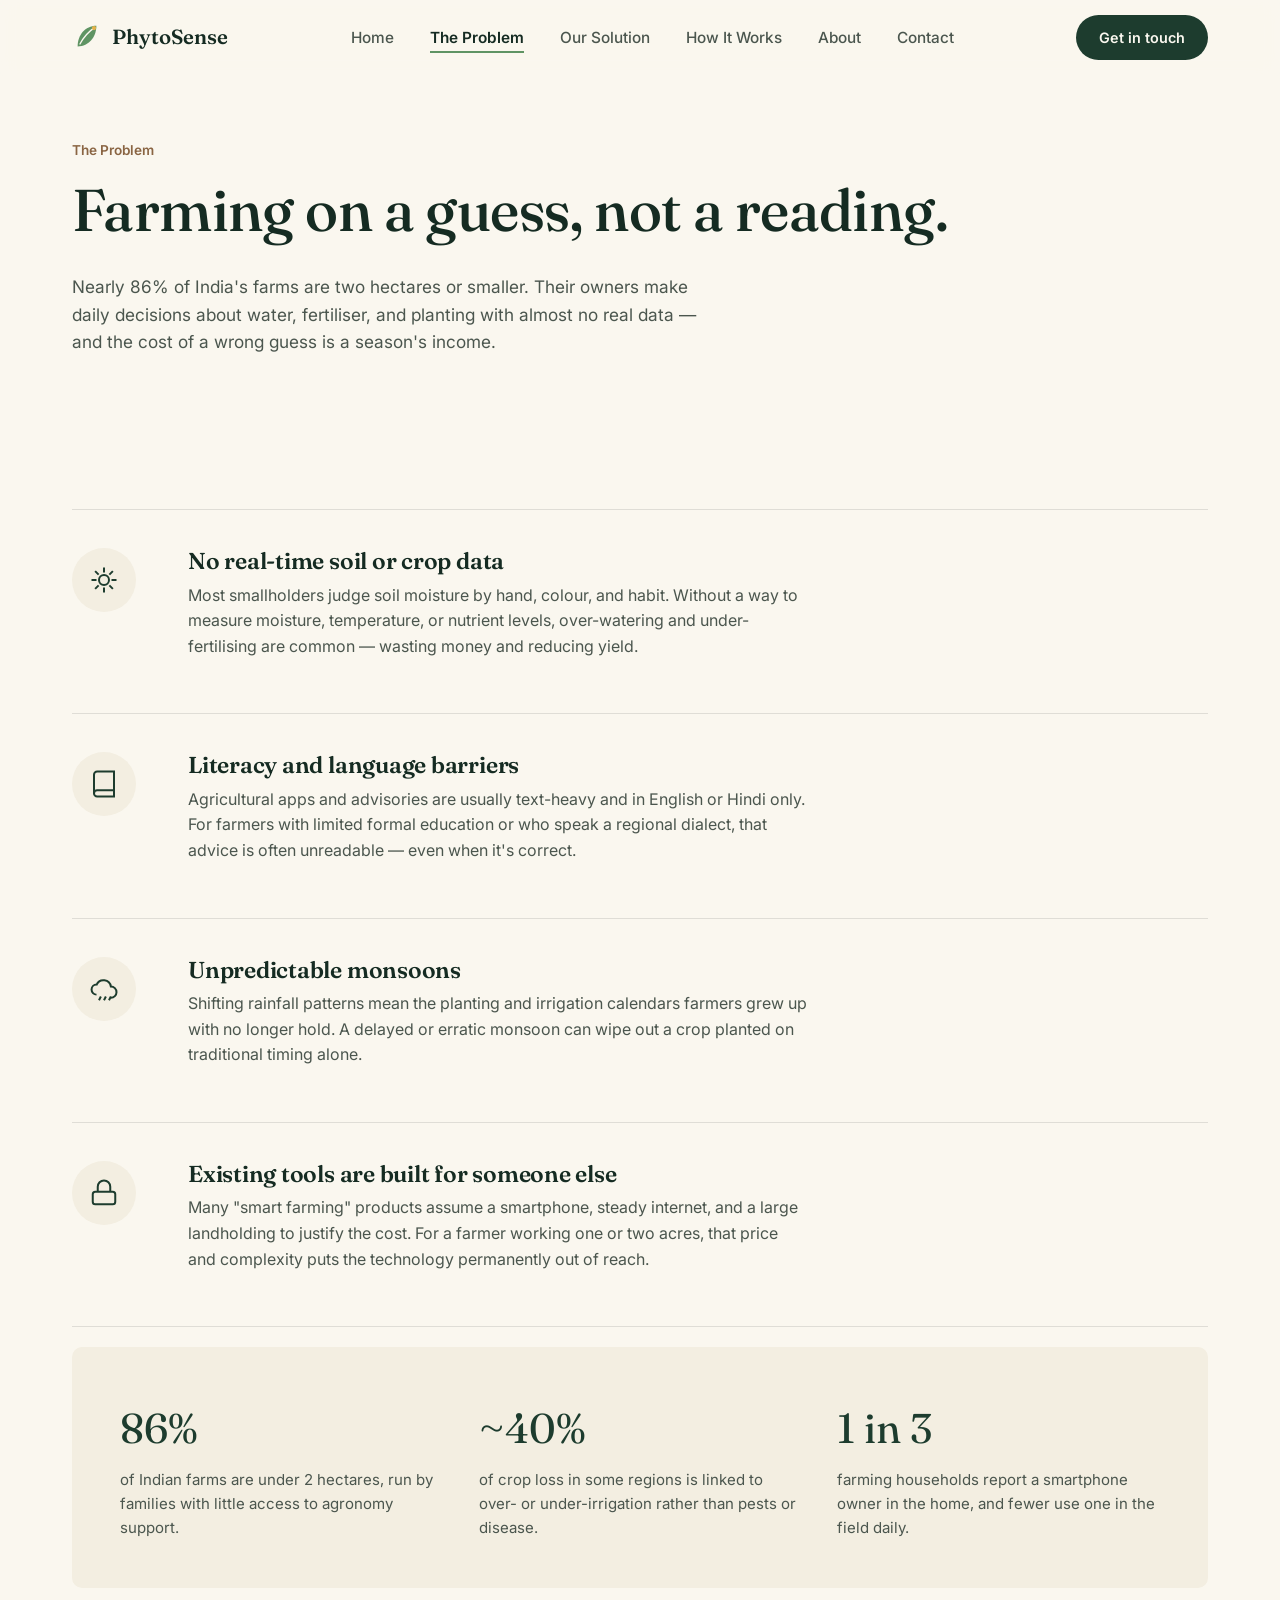
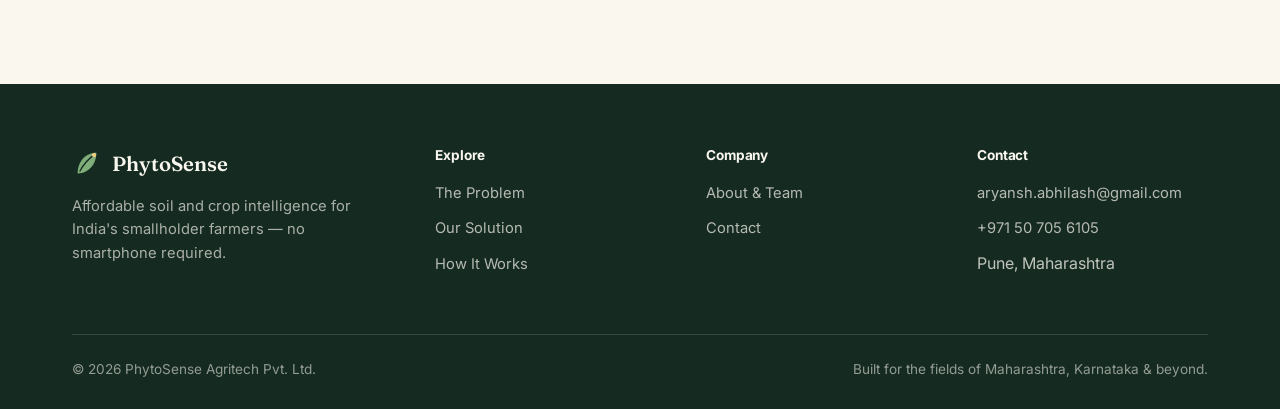
<file: problem.html>
<!DOCTYPE html>
<html lang="en">
<head>
<meta charset="UTF-8">
<meta name="viewport" content="width=device-width, initial-scale=1.0">
<title>The Problem | PhytoSense</title>
<meta name="description" content="The real challenges facing India's smallholder farmers: no real-time soil data, literacy barriers, and unpredictable monsoons.">
<link rel="stylesheet" href="style.css">
</head>
<body>

<nav class="site-nav">
  <div class="nav-inner">
    <a href="index.html" class="brand">
      <svg class="brand-mark" viewBox="0 0 32 32" fill="none" xmlns="http://www.w3.org/2000/svg" aria-hidden="true">
        <path d="M6 26C6 14 14 4 26 4C26 16 18 26 6 26Z" fill="#5F9463"/>
        <path d="M8.5 23.5C12.5 16 18 10 24 6" stroke="#FAF7EF" stroke-width="1.4" stroke-linecap="round"/>
        <circle cx="23.5" cy="6.5" r="2.3" fill="#E4B24A"/>
      </svg>
      PhytoSense
    </a>
    <button class="nav-toggle" aria-label="Toggle menu" aria-expanded="false">
      <span></span><span></span><span></span>
    </button>
    <ul class="nav-links">
      <li><a href="index.html">Home</a></li>
      <li><a href="problem.html">The Problem</a></li>
      <li><a href="solution.html">Our Solution</a></li>
      <li><a href="how-it-works.html">How It Works</a></li>
      <li><a href="about.html">About</a></li>
      <li><a href="contact.html">Contact</a></li>
    </ul>
    <div class="nav-cta">
      <a href="contact.html" class="btn btn-primary">Get in touch</a>
    </div>
  </div>
</nav>

<header class="page-header">
  <div class="container">
    <span class="kicker">The Problem</span>
    <h1>Farming on a guess, not a reading.</h1>
    <p>Nearly 86% of India's farms are two hectares or smaller. Their owners make daily decisions about water, fertiliser, and planting with almost no real data — and the cost of a wrong guess is a season's income.</p>
  </div>
</header>

<section>
  <div class="container">
    <div class="challenge-list">

      <div class="challenge-row reveal">
        <div class="challenge-icon">
          <svg viewBox="0 0 24 24" fill="none" stroke="currentColor" stroke-width="1.6"><path d="M12 2v4M12 18v4M4.9 4.9l2.8 2.8M16.3 16.3l2.8 2.8M2 12h4M18 12h4M4.9 19.1l2.8-2.8M16.3 7.7l2.8-2.8"/><circle cx="12" cy="12" r="4"/></svg>
        </div>
        <div class="challenge-body">
          <h3>No real-time soil or crop data</h3>
          <p>Most smallholders judge soil moisture by hand, colour, and habit. Without a way to measure moisture, temperature, or nutrient levels, over-watering and under-fertilising are common — wasting money and reducing yield.</p>
        </div>
      </div>

      <div class="challenge-row reveal">
        <div class="challenge-icon">
          <svg viewBox="0 0 24 24" fill="none" stroke="currentColor" stroke-width="1.6"><path d="M4 19.5A2.5 2.5 0 016.5 17H20"/><path d="M6.5 2H20v20H6.5A2.5 2.5 0 014 19.5v-15A2.5 2.5 0 016.5 2z"/></svg>
        </div>
        <div class="challenge-body">
          <h3>Literacy and language barriers</h3>
          <p>Agricultural apps and advisories are usually text-heavy and in English or Hindi only. For farmers with limited formal education or who speak a regional dialect, that advice is often unreadable — even when it's correct.</p>
        </div>
      </div>

      <div class="challenge-row reveal">
        <div class="challenge-icon">
          <svg viewBox="0 0 24 24" fill="none" stroke="currentColor" stroke-width="1.6"><path d="M17.5 19a4.5 4.5 0 000-9 6 6 0 00-11.4-1.5A4 4 0 006 16.5"/><path d="M8 21l1.5-3M12 21l1.5-3M16 21l1.5-3"/></svg>
        </div>
        <div class="challenge-body">
          <h3>Unpredictable monsoons</h3>
          <p>Shifting rainfall patterns mean the planting and irrigation calendars farmers grew up with no longer hold. A delayed or erratic monsoon can wipe out a crop planted on traditional timing alone.</p>
        </div>
      </div>

      <div class="challenge-row reveal">
        <div class="challenge-icon">
          <svg viewBox="0 0 24 24" fill="none" stroke="currentColor" stroke-width="1.6"><rect x="3" y="11" width="18" height="10" rx="2"/><path d="M7 11V7a5 5 0 0110 0v4"/></svg>
        </div>
        <div class="challenge-body">
          <h3>Existing tools are built for someone else</h3>
          <p>Many "smart farming" products assume a smartphone, steady internet, and a large landholding to justify the cost. For a farmer working one or two acres, that price and complexity puts the technology permanently out of reach.</p>
        </div>
      </div>

    </div>

    <div class="callout-band reveal">
      <div class="callout-grid">
        <div>
          <span class="callout-num">86%</span>
          <p>of Indian farms are under 2 hectares, run by families with little access to agronomy support.</p>
        </div>
        <div>
          <span class="callout-num">~40%</span>
          <p>of crop loss in some regions is linked to over- or under-irrigation rather than pests or disease.</p>
        </div>
        <div>
          <span class="callout-num">1 in 3</span>
          <p>farming households report a smartphone owner in the home, and fewer use one in the field daily.</p>
        </div>
      </div>
    </div>
  </div>
</section>

<footer class="site-footer">
  <div class="container">
    <div class="footer-grid">
      <div class="footer-brand">
        <a href="index.html" class="brand">
          <svg class="brand-mark" viewBox="0 0 32 32" fill="none" xmlns="http://www.w3.org/2000/svg" aria-hidden="true">
            <path d="M6 26C6 14 14 4 26 4C26 16 18 26 6 26Z" fill="#7FAE7A"/>
            <path d="M8.5 23.5C12.5 16 18 10 24 6" stroke="#152B22" stroke-width="1.4" stroke-linecap="round"/>
            <circle cx="23.5" cy="6.5" r="2.3" fill="#F0CD7C"/>
          </svg>
          PhytoSense
        </a>
        <p>Affordable soil and crop intelligence for India's smallholder farmers — no smartphone required.</p>
      </div>
      <div class="footer-col">
        <h4>Explore</h4>
        <ul>
          <li><a href="problem.html">The Problem</a></li>
          <li><a href="solution.html">Our Solution</a></li>
          <li><a href="how-it-works.html">How It Works</a></li>
        </ul>
      </div>
      <div class="footer-col">
        <h4>Company</h4>
        <ul>
          <li><a href="about.html">About &amp; Team</a></li>
          <li><a href="contact.html">Contact</a></li>
        </ul>
      </div>
      <div class="footer-col">
        <h4>Contact</h4>
        <ul>
          <li><a href="mailto:aryansh.abhilash@gmail.com">aryansh.abhilash@gmail.com</a></li>
          <li><a href="tel:+971 50 705 6105">+971 50 705 6105</a></li>
          <li>Pune, Maharashtra</li>
        </ul>
      </div>
    </div>
    <div class="footer-bottom">
      <span>© 2026 PhytoSense Agritech Pvt. Ltd.</span>
      <span>Built for the fields of Maharashtra, Karnataka &amp; beyond.</span>
    </div>
  </div>
</footer>

<script src="script.js"></script>
</body>
</html>
</file>
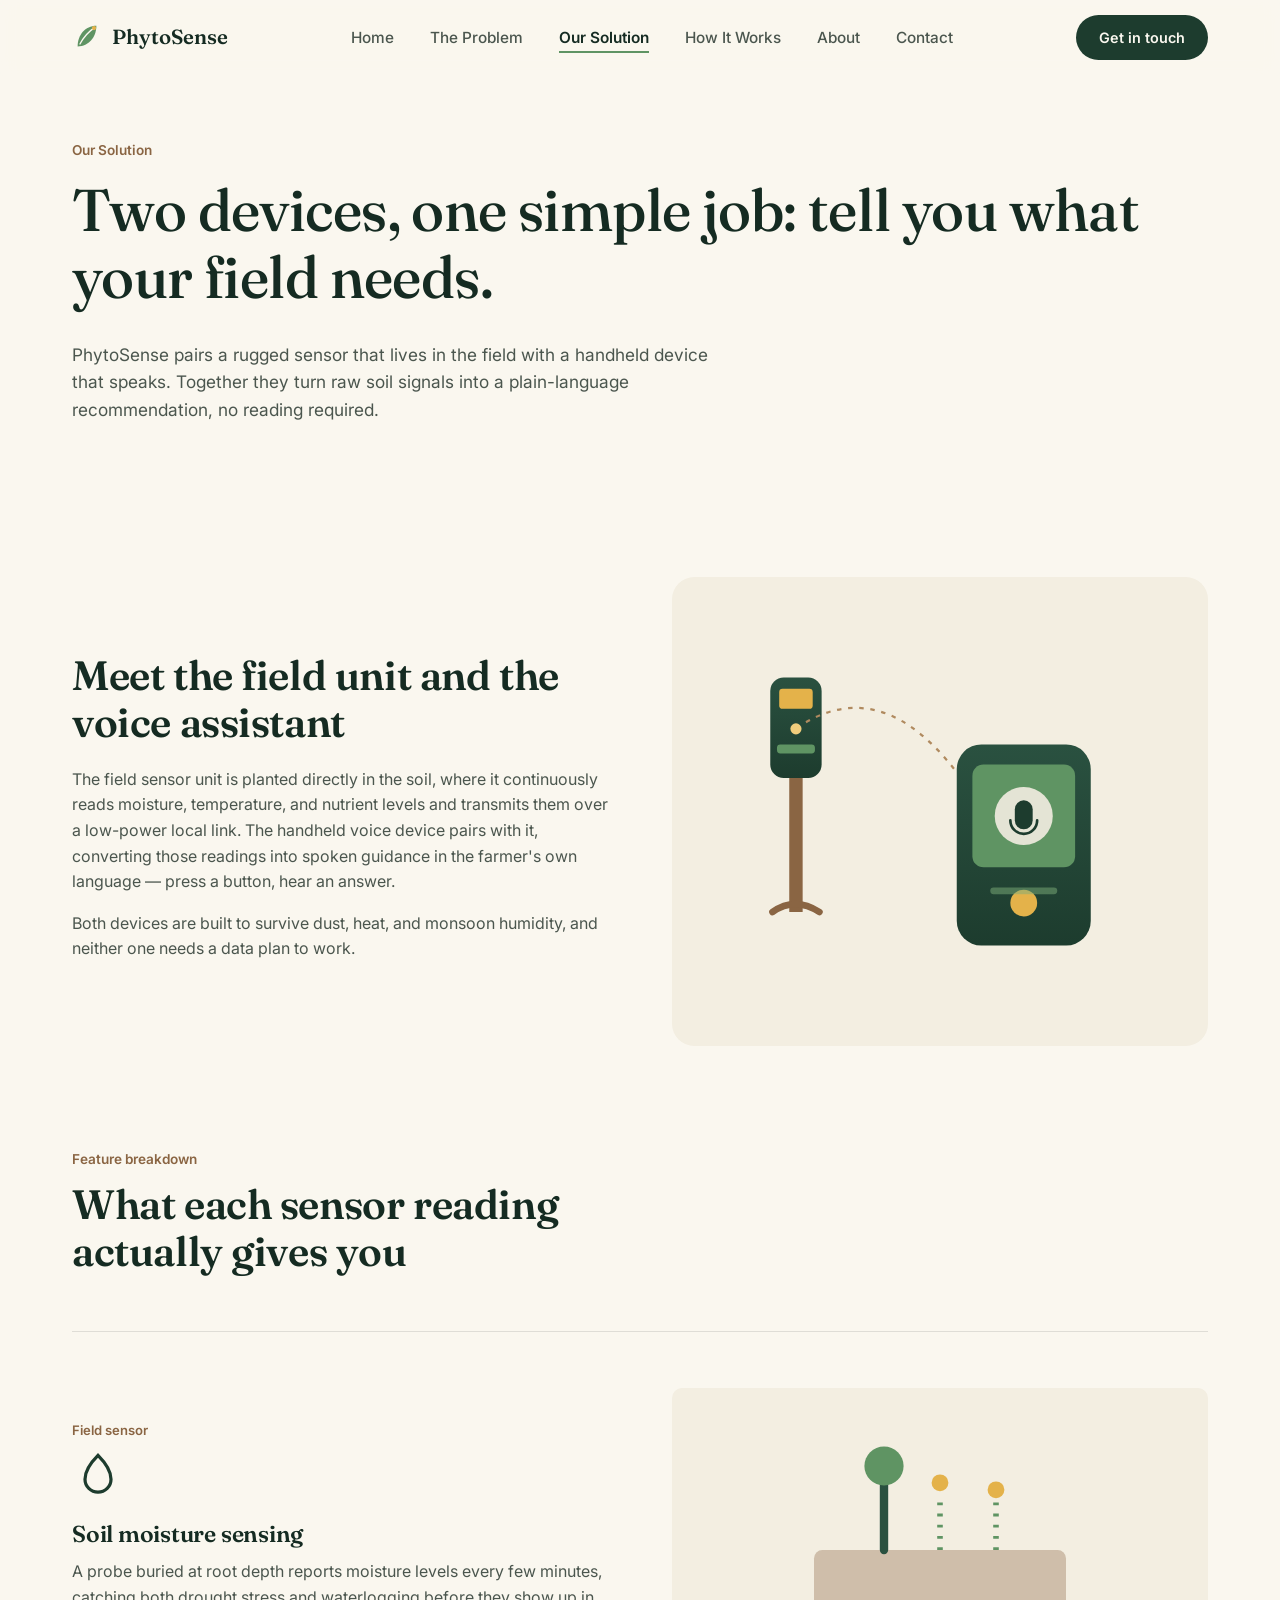
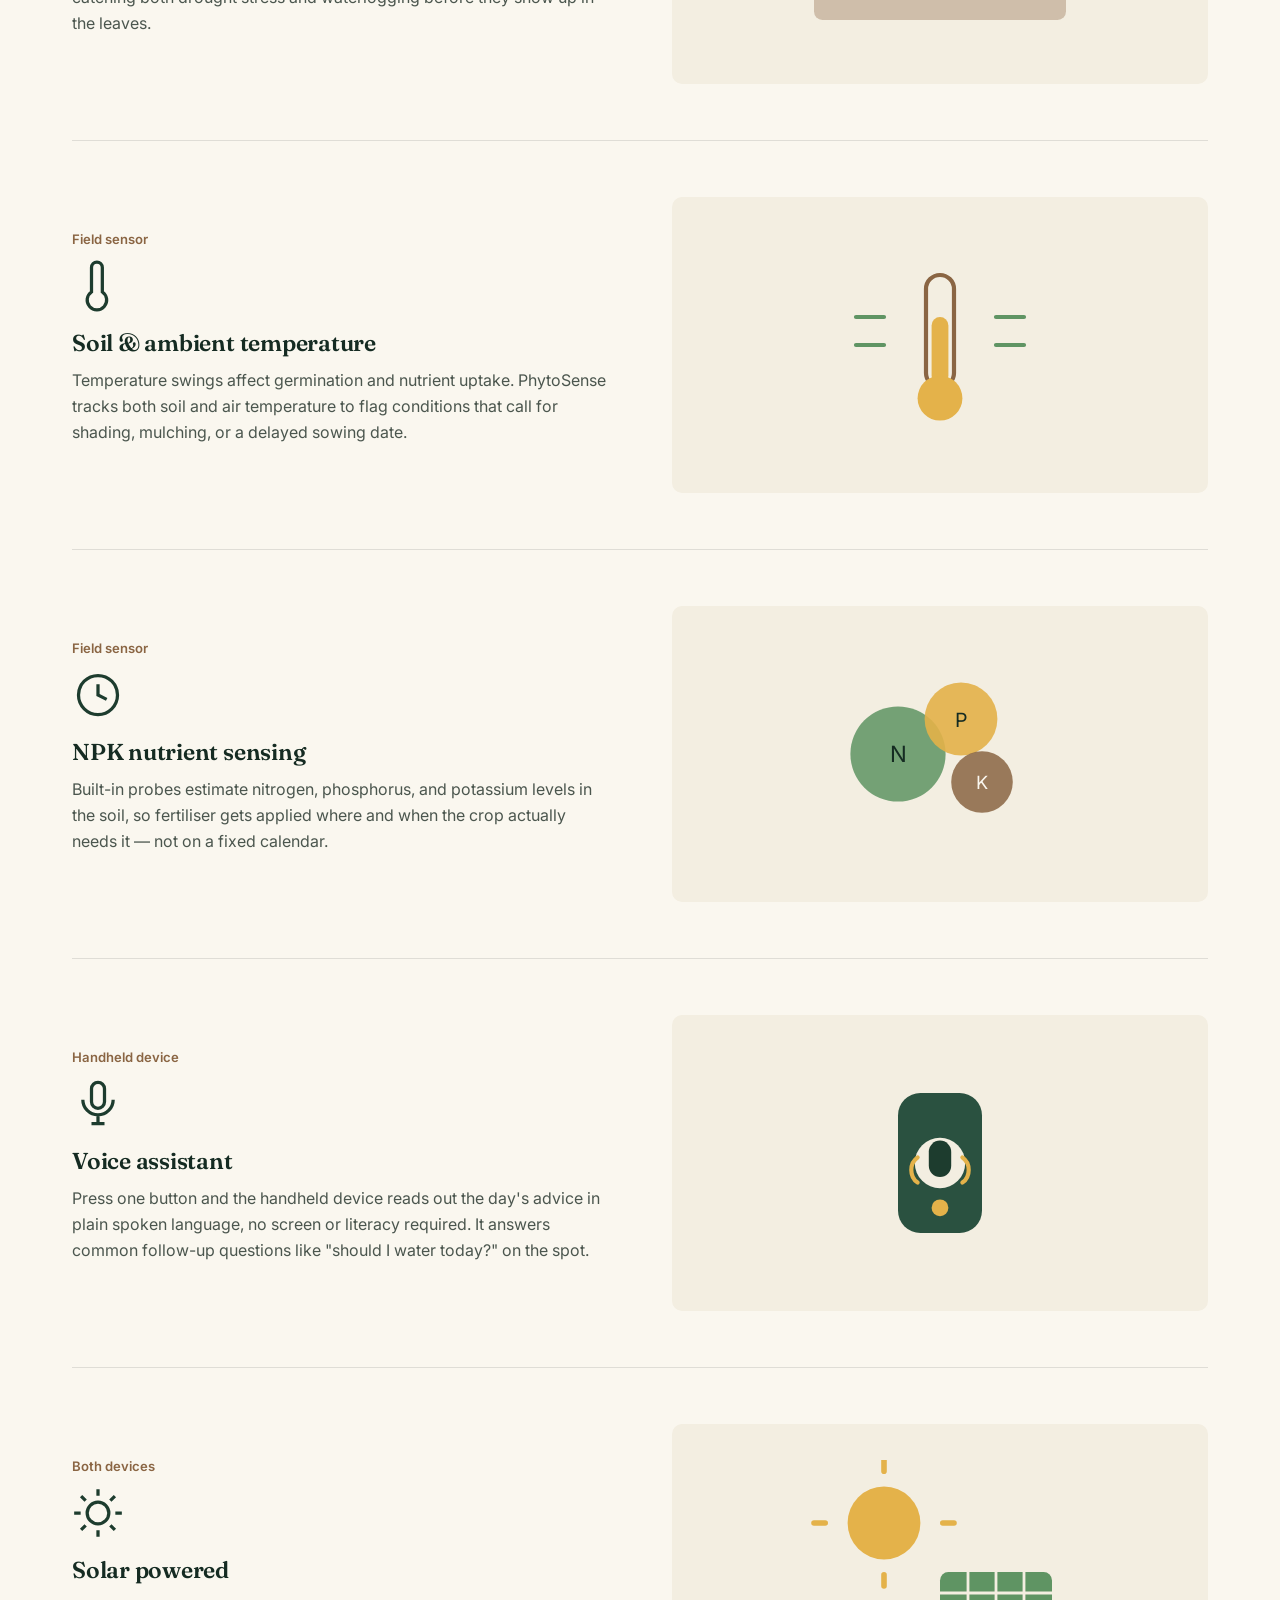
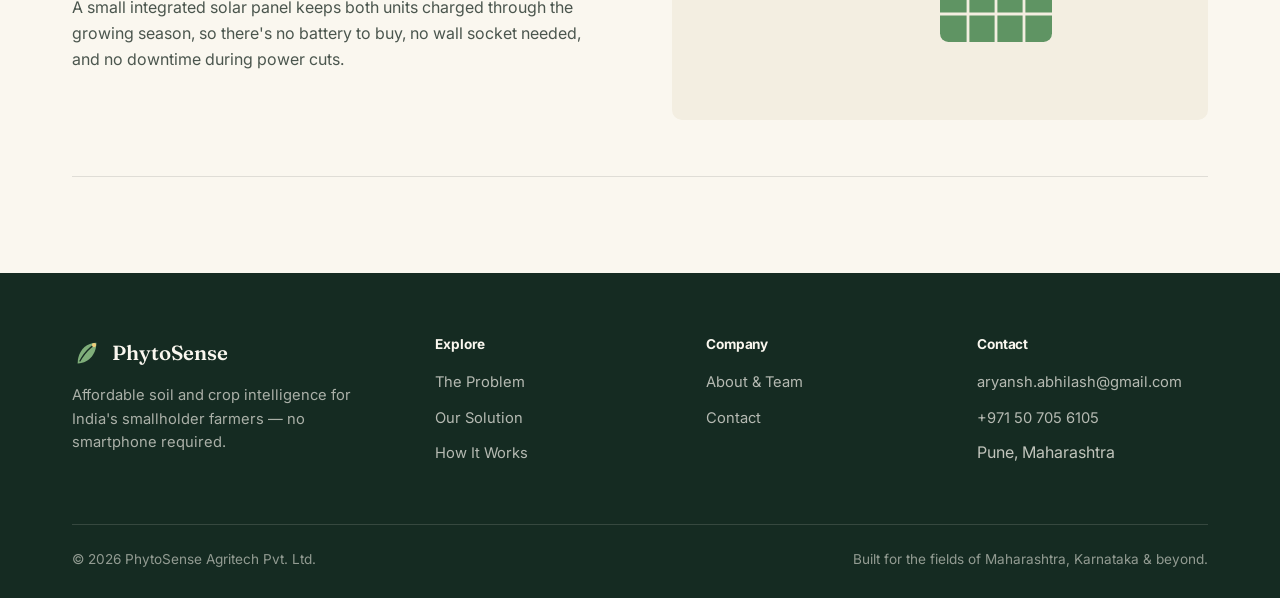
<file: solution.html>
<!DOCTYPE html>
<html lang="en">
<head>
<meta charset="UTF-8">
<meta name="viewport" content="width=device-width, initial-scale=1.0">
<title>Our Solution | PhytoSense</title>
<meta name="description" content="PhytoSense pairs a solar-powered field sensor with a voice-first handheld device, giving farmers moisture, temperature, and nutrient readings in plain spoken language.">
<link rel="stylesheet" href="style.css">
</head>
<body>

<nav class="site-nav">
  <div class="nav-inner">
    <a href="index.html" class="brand">
      <svg class="brand-mark" viewBox="0 0 32 32" fill="none" xmlns="http://www.w3.org/2000/svg" aria-hidden="true">
        <path d="M6 26C6 14 14 4 26 4C26 16 18 26 6 26Z" fill="#5F9463"/>
        <path d="M8.5 23.5C12.5 16 18 10 24 6" stroke="#FAF7EF" stroke-width="1.4" stroke-linecap="round"/>
        <circle cx="23.5" cy="6.5" r="2.3" fill="#E4B24A"/>
      </svg>
      PhytoSense
    </a>
    <button class="nav-toggle" aria-label="Toggle menu" aria-expanded="false">
      <span></span><span></span><span></span>
    </button>
    <ul class="nav-links">
      <li><a href="index.html">Home</a></li>
      <li><a href="problem.html">The Problem</a></li>
      <li><a href="solution.html">Our Solution</a></li>
      <li><a href="how-it-works.html">How It Works</a></li>
      <li><a href="about.html">About</a></li>
      <li><a href="contact.html">Contact</a></li>
    </ul>
    <div class="nav-cta">
      <a href="contact.html" class="btn btn-primary">Get in touch</a>
    </div>
  </div>
</nav>

<header class="page-header">
  <div class="container">
    <span class="kicker">Our Solution</span>
    <h1>Two devices, one simple job: tell you what your field needs.</h1>
    <p>PhytoSense pairs a rugged sensor that lives in the field with a handheld device that speaks. Together they turn raw soil signals into a plain-language recommendation, no reading required.</p>
  </div>
</header>

<section>
  <div class="container">
    <div class="solution-intro">
      <div class="solution-intro-copy reveal">
        <h2>Meet the field unit and the voice assistant</h2>
        <p>The field sensor unit is planted directly in the soil, where it continuously reads moisture, temperature, and nutrient levels and transmits them over a low-power local link. The handheld voice device pairs with it, converting those readings into spoken guidance in the farmer's own language — press a button, hear an answer.</p>
        <p>Both devices are built to survive dust, heat, and monsoon humidity, and neither one needs a data plan to work.</p>
      </div>
      <div class="solution-intro-art reveal">
        <svg viewBox="0 0 480 420" xmlns="http://www.w3.org/2000/svg">
          <defs>
            <linearGradient id="panelGrad" x1="0" y1="0" x2="0" y2="1">
              <stop offset="0%" stop-color="#2A5140"/>
              <stop offset="100%" stop-color="#1D3C2E"/>
            </linearGradient>
          </defs>
          <rect x="0" y="0" width="480" height="420" rx="20" fill="#F3EEE1"/>
          <!-- field stake -->
          <g transform="translate(70,90)">
            <rect x="18" y="0" width="46" height="90" rx="12" fill="url(#panelGrad)"/>
            <rect x="26" y="10" width="30" height="18" rx="3" fill="#E4B24A"/>
            <circle cx="41" cy="46" r="5" fill="#F0CD7C"/>
            <rect x="24" y="60" width="34" height="8" rx="3" fill="#5F9463"/>
            <rect x="35" y="90" width="12" height="120" fill="#8A6543"/>
            <path d="M20 210 q20 -14 42 0" stroke="#8A6543" stroke-width="6" fill="none" stroke-linecap="round"/>
          </g>
          <!-- handheld device -->
          <g transform="translate(255,150)">
            <rect x="0" y="0" width="120" height="180" rx="22" fill="url(#panelGrad)"/>
            <rect x="14" y="18" width="92" height="92" rx="10" fill="#5F9463"/>
            <circle cx="60" cy="64" r="26" fill="#F3EEE1" opacity="0.9"/>
            <path d="M52 58a8 8 0 0116 0v10a8 8 0 01-16 0z" fill="#1D3C2E"/>
            <path d="M48 68a12 12 0 0024 0" stroke="#1D3C2E" stroke-width="2.4" fill="none" stroke-linecap="round"/>
            <circle cx="60" cy="142" r="12" fill="#E4B24A"/>
            <rect x="30" y="128" width="60" height="6" rx="3" fill="#7FAE7A" opacity="0.5"/>
          </g>
          <!-- signal link -->
          <g stroke="#B08A5F" stroke-width="2" stroke-dasharray="4 6" fill="none">
            <path d="M120 130 Q190 90 255 175"/>
          </g>
        </svg>
      </div>
    </div>
  </div>
</section>

<section style="padding-top:0;">
  <div class="container">
    <div class="section-head reveal">
      <span class="kicker">Feature breakdown</span>
      <h2>What each sensor reading actually gives you</h2>
    </div>

    <div class="feature-row reveal">
      <div class="feature-copy">
        <span class="feature-tag">Field sensor</span>
        <div class="feature-icon">
          <svg viewBox="0 0 24 24" fill="none" stroke="currentColor" stroke-width="1.5"><path d="M12 2C8 6 6 10 6 13a6 6 0 0012 0c0-3-2-7-6-11z"/></svg>
        </div>
        <h3>Soil moisture sensing</h3>
        <p>A probe buried at root depth reports moisture levels every few minutes, catching both drought stress and waterlogging before they show up in the leaves.</p>
      </div>
      <div class="feature-art">
        <svg viewBox="0 0 200 160" fill="none" xmlns="http://www.w3.org/2000/svg">
          <rect x="10" y="90" width="180" height="50" rx="6" fill="#8A6543" opacity="0.35"/>
          <path d="M60 90 L60 40" stroke="#2A5140" stroke-width="6" stroke-linecap="round"/>
          <circle cx="60" cy="30" r="14" fill="#5F9463"/>
          <path d="M100 90 L100 50" stroke="#5F9463" stroke-width="4" stroke-dasharray="2 6"/>
          <circle cx="100" cy="42" r="6" fill="#E4B24A"/>
          <path d="M140 90 L140 55" stroke="#5F9463" stroke-width="4" stroke-dasharray="2 6"/>
          <circle cx="140" cy="47" r="6" fill="#E4B24A"/>
        </svg>
      </div>
    </div>

    <div class="feature-row reverse reveal">
      <div class="feature-copy">
        <span class="feature-tag">Field sensor</span>
        <div class="feature-icon">
          <svg viewBox="0 0 24 24" fill="none" stroke="currentColor" stroke-width="1.5"><path d="M14 14.76V3.5a2.5 2.5 0 00-5 0v11.26a4.5 4.5 0 105 0z"/></svg>
        </div>
        <h3>Soil &amp; ambient temperature</h3>
        <p>Temperature swings affect germination and nutrient uptake. PhytoSense tracks both soil and air temperature to flag conditions that call for shading, mulching, or a delayed sowing date.</p>
      </div>
      <div class="feature-art">
        <svg viewBox="0 0 200 160" fill="none" xmlns="http://www.w3.org/2000/svg">
          <rect x="90" y="30" width="20" height="80" rx="10" fill="#F3EEE1" stroke="#8A6543" stroke-width="3"/>
          <rect x="94" y="60" width="12" height="48" rx="6" fill="#E4B24A"/>
          <circle cx="100" cy="118" r="16" fill="#E4B24A"/>
          <path d="M40 60h20M40 80h20M140 60h20M140 80h20" stroke="#5F9463" stroke-width="3" stroke-linecap="round"/>
        </svg>
      </div>
    </div>

    <div class="feature-row reveal">
      <div class="feature-copy">
        <span class="feature-tag">Field sensor</span>
        <div class="feature-icon">
          <svg viewBox="0 0 24 24" fill="none" stroke="currentColor" stroke-width="1.5"><circle cx="12" cy="12" r="9"/><path d="M12 7v5l4 2"/></svg>
        </div>
        <h3>NPK nutrient sensing</h3>
        <p>Built-in probes estimate nitrogen, phosphorus, and potassium levels in the soil, so fertiliser gets applied where and when the crop actually needs it — not on a fixed calendar.</p>
      </div>
      <div class="feature-art">
        <svg viewBox="0 0 200 160" fill="none" xmlns="http://www.w3.org/2000/svg">
          <circle cx="70" cy="80" r="34" fill="#5F9463" opacity="0.85"/>
          <circle cx="115" cy="55" r="26" fill="#E4B24A" opacity="0.9"/>
          <circle cx="130" cy="100" r="22" fill="#8A6543" opacity="0.85"/>
          <text x="70" y="86" font-family="Inter, sans-serif" font-size="16" fill="#152B22" text-anchor="middle">N</text>
          <text x="115" y="61" font-family="Inter, sans-serif" font-size="14" fill="#152B22" text-anchor="middle">P</text>
          <text x="130" y="105" font-family="Inter, sans-serif" font-size="13" fill="#FAF7EF" text-anchor="middle">K</text>
        </svg>
      </div>
    </div>

    <div class="feature-row reverse reveal">
      <div class="feature-copy">
        <span class="feature-tag">Handheld device</span>
        <div class="feature-icon">
          <svg viewBox="0 0 24 24" fill="none" stroke="currentColor" stroke-width="1.5"><rect x="9" y="2" width="6" height="12" rx="3"/><path d="M5 10a7 7 0 0014 0M12 17v4M9 21h6"/></svg>
        </div>
        <h3>Voice assistant</h3>
        <p>Press one button and the handheld device reads out the day's advice in plain spoken language, no screen or literacy required. It answers common follow-up questions like "should I water today?" on the spot.</p>
      </div>
      <div class="feature-art">
        <svg viewBox="0 0 200 160" fill="none" xmlns="http://www.w3.org/2000/svg">
          <rect x="70" y="30" width="60" height="100" rx="16" fill="#2A5140"/>
          <circle cx="100" cy="80" r="18" fill="#F3EEE1"/>
          <path d="M92 72a8 8 0 0116 0v10a8 8 0 01-16 0z" fill="#1D3C2E"/>
          <path d="M84 76c-6 4-6 14 0 18M116 76c6 4 6 14 0 18" stroke="#E4B24A" stroke-width="3" fill="none" stroke-linecap="round"/>
          <circle cx="100" cy="112" r="6" fill="#E4B24A"/>
        </svg>
      </div>
    </div>

    <div class="feature-row reveal">
      <div class="feature-copy">
        <span class="feature-tag">Both devices</span>
        <div class="feature-icon">
          <svg viewBox="0 0 24 24" fill="none" stroke="currentColor" stroke-width="1.5"><circle cx="12" cy="12" r="5"/><path d="M12 1v3M12 20v3M4.2 4.2l2.1 2.1M17.7 17.7l2.1 2.1M1 12h3M20 12h3M4.2 19.8l2.1-2.1M17.7 6.3l2.1-2.1"/></svg>
        </div>
        <h3>Solar powered</h3>
        <p>A small integrated solar panel keeps both units charged through the growing season, so there's no battery to buy, no wall socket needed, and no downtime during power cuts.</p>
      </div>
      <div class="feature-art">
        <svg viewBox="0 0 200 160" fill="none" xmlns="http://www.w3.org/2000/svg">
          <circle cx="60" cy="45" r="26" fill="#E4B24A"/>
          <g stroke="#E4B24A" stroke-width="4" stroke-linecap="round"><path d="M60 8v-8M60 90v-8M18 45h-8M110 45h-8"/></g>
          <rect x="100" y="80" width="80" height="50" rx="6" fill="#5F9463"/>
          <g stroke="#F3EEE1" stroke-width="2"><path d="M100 95h80M100 110h80"/><path d="M120 80v50M140 80v50M160 80v50"/></g>
        </svg>
      </div>
    </div>

  </div>
</section>

<footer class="site-footer">
  <div class="container">
    <div class="footer-grid">
      <div class="footer-brand">
        <a href="index.html" class="brand">
          <svg class="brand-mark" viewBox="0 0 32 32" fill="none" xmlns="http://www.w3.org/2000/svg" aria-hidden="true">
            <path d="M6 26C6 14 14 4 26 4C26 16 18 26 6 26Z" fill="#7FAE7A"/>
            <path d="M8.5 23.5C12.5 16 18 10 24 6" stroke="#152B22" stroke-width="1.4" stroke-linecap="round"/>
            <circle cx="23.5" cy="6.5" r="2.3" fill="#F0CD7C"/>
          </svg>
          PhytoSense
        </a>
        <p>Affordable soil and crop intelligence for India's smallholder farmers — no smartphone required.</p>
      </div>
      <div class="footer-col">
        <h4>Explore</h4>
        <ul>
          <li><a href="problem.html">The Problem</a></li>
          <li><a href="solution.html">Our Solution</a></li>
          <li><a href="how-it-works.html">How It Works</a></li>
        </ul>
      </div>
      <div class="footer-col">
        <h4>Company</h4>
        <ul>
          <li><a href="about.html">About &amp; Team</a></li>
          <li><a href="contact.html">Contact</a></li>
        </ul>
      </div>
      <div class="footer-col">
        <h4>Contact</h4>
        <ul>
          <li><a href="mailto:aryansh.abhilash@gmail.com">aryansh.abhilash@gmail.com</a></li>
          <li><a href="tel:+971 50 705 6105">+971 50 705 6105</a></li>
          <li>Pune, Maharashtra</li>
        </ul>
      </div>
    </div>
    <div class="footer-bottom">
      <span>© 2026 PhytoSense Agritech Pvt. Ltd.</span>
      <span>Built for the fields of Maharashtra, Karnataka &amp; beyond.</span>
    </div>
  </div>
</footer>

<script src="script.js"></script>
</body>
</html>
</file>
<file: style.css>
/* =========================================================
   PhytoSense — Shared Stylesheet
   Design tokens: earthy agriculture + crisp tech
   ========================================================= */

@import url('https://fonts.googleapis.com/css2?family=Fraunces:opsz,wght@9..144,300;9..144,400;9..144,500;9..144,600;9..144,700&family=Inter:wght@400;500;600;700&display=swap');

:root{
  /* Color tokens */
  --forest-900:#152B22;
  --forest-800:#1D3C2E;
  --forest-700:#2A5140;
  --leaf-500:#5F9463;
  --leaf-400:#7FAE7A;
  --soil-600:#8A6543;
  --soil-400:#B08A5F;
  --gold-400:#E4B24A;
  --gold-300:#F0CD7C;
  --cream-50:#FAF7EF;
  --cream-100:#F3EEE1;
  --white:#FFFFFF;
  --ink:#1B2420;
  --ink-soft:#4B564E;
  --line:rgba(27,36,32,0.12);

  /* Type */
  --font-display:'Fraunces', serif;
  --font-body:'Inter', sans-serif;

  /* Layout */
  --max-w:1200px;
  --radius-sm:6px;
  --radius-md:10px;
  --nav-h:76px;

  --ease:cubic-bezier(.4,0,.2,1);
}

*,*::before,*::after{ box-sizing:border-box; }
html{ scroll-behavior:smooth; }
@media (prefers-reduced-motion: reduce){
  html{ scroll-behavior:auto; }
  *,*::before,*::after{ animation-duration:0.001ms !important; animation-iteration-count:1 !important; transition-duration:0.001ms !important; scroll-behavior:auto !important; }
}

body{
  margin:0;
  font-family:var(--font-body);
  color:var(--ink);
  background:var(--cream-50);
  line-height:1.6;
  -webkit-font-smoothing:antialiased;
}

img{ max-width:100%; display:block; }

a{ color:inherit; text-decoration:none; }

h1,h2,h3,h4{
  font-family:var(--font-display);
  color:var(--forest-900);
  line-height:1.15;
  margin:0 0 0.5em;
  font-weight:600;
  letter-spacing:-0.01em;
}

h1{ font-size:clamp(2.4rem, 4.6vw, 4rem); font-weight:500; }
h2{ font-size:clamp(1.8rem, 3.2vw, 2.6rem); }
h3{ font-size:clamp(1.25rem, 1.8vw, 1.55rem); }

p{ margin:0 0 1em; color:var(--ink-soft); }

.container{
  max-width:var(--max-w);
  margin-inline:auto;
  padding-inline:32px;
}

section{ padding:96px 0; }

@media (max-width:768px){
  section{ padding:64px 0; }
  .container{ padding-inline:20px; }
}

/* Focus visibility */
a:focus-visible, button:focus-visible, input:focus-visible, textarea:focus-visible{
  outline:2px solid var(--leaf-500);
  outline-offset:3px;
  border-radius:4px;
}

/* Buttons */
.btn{
  display:inline-flex;
  align-items:center;
  gap:10px;
  font-family:var(--font-body);
  font-weight:600;
  font-size:0.98rem;
  padding:14px 28px;
  border-radius:999px;
  border:1.5px solid transparent;
  cursor:pointer;
  transition:transform 0.25s var(--ease), background 0.25s var(--ease), border-color .25s var(--ease), color .25s var(--ease);
}
.btn-primary{
  background:var(--forest-800);
  color:var(--cream-50);
}
.btn-primary:hover{
  background:var(--forest-900);
  transform:translateY(-2px);
}
.btn-secondary{
  background:transparent;
  color:var(--forest-900);
  border-color:var(--line);
}
.btn-secondary:hover{
  border-color:var(--forest-800);
  transform:translateY(-2px);
}
.btn-gold{
  background:var(--gold-400);
  color:var(--forest-900);
}
.btn-gold:hover{
  background:var(--gold-300);
  transform:translateY(-2px);
}

/* =========================================================
   Navigation
   ========================================================= */
.site-nav{
  position:sticky;
  top:0;
  z-index:100;
  height:var(--nav-h);
  display:flex;
  align-items:center;
  background:rgba(250,247,239,0.86);
  backdrop-filter:saturate(160%) blur(10px);
  -webkit-backdrop-filter:saturate(160%) blur(10px);
  border-bottom:1px solid transparent;
  transition:border-color .3s var(--ease), box-shadow .3s var(--ease);
}
.site-nav.is-scrolled{
  border-bottom-color:var(--line);
  box-shadow:0 8px 24px -20px rgba(21,43,34,0.4);
}
.nav-inner{
  max-width:var(--max-w);
  margin-inline:auto;
  width:100%;
  padding-inline:32px;
  display:flex;
  align-items:center;
  justify-content:space-between;
}
.brand{
  display:flex;
  align-items:center;
  gap:10px;
  font-family:var(--font-display);
  font-weight:600;
  font-size:1.28rem;
  color:var(--forest-900);
}
.brand-mark{ width:30px; height:30px; flex-shrink:0; }

.nav-links{
  display:flex;
  align-items:center;
  gap:36px;
  list-style:none;
  margin:0; padding:0;
}
.nav-links a{
  position:relative;
  font-size:0.96rem;
  font-weight:500;
  color:var(--ink-soft);
  padding-bottom:6px;
  transition:color .2s var(--ease);
}
.nav-links a::after{
  content:'';
  position:absolute;
  left:0; bottom:0;
  width:0; height:2px;
  background:var(--gold-400);
  transition:width .25s var(--ease);
}
.nav-links a:hover{ color:var(--forest-900); }
.nav-links a:hover::after{ width:100%; }
.nav-links a.active{ color:var(--forest-900); font-weight:600; }
.nav-links a.active::after{ width:100%; background:var(--leaf-500); }

.nav-cta{ display:flex; align-items:center; gap:18px; }
.nav-cta .btn{ padding:10px 22px; font-size:0.9rem; }

.nav-toggle{
  display:none;
  width:40px; height:40px;
  border:none; background:none;
  cursor:pointer;
  position:relative;
  flex-shrink:0;
}
.nav-toggle span{
  position:absolute; left:8px; right:8px;
  height:2px; background:var(--forest-900);
  transition:transform .3s var(--ease), opacity .3s var(--ease), top .3s var(--ease);
}
.nav-toggle span:nth-child(1){ top:14px; }
.nav-toggle span:nth-child(2){ top:20px; }
.nav-toggle span:nth-child(3){ top:26px; }
.nav-toggle.is-open span:nth-child(1){ top:20px; transform:rotate(45deg); }
.nav-toggle.is-open span:nth-child(2){ opacity:0; }
.nav-toggle.is-open span:nth-child(3){ top:20px; transform:rotate(-45deg); }

@media (max-width:900px){
  .nav-toggle{ display:block; }
  .nav-links{
    position:fixed;
    top:var(--nav-h); left:0; right:0;
    background:var(--cream-50);
    flex-direction:column;
    align-items:flex-start;
    gap:0;
    padding:8px 28px 20px;
    border-bottom:1px solid var(--line);
    transform:translateY(-8px);
    opacity:0;
    pointer-events:none;
    transition:opacity .25s var(--ease), transform .25s var(--ease);
  }
  .nav-links.is-open{
    opacity:1; transform:translateY(0); pointer-events:auto;
  }
  .nav-links li{ width:100%; }
  .nav-links a{ display:block; padding:14px 0; }
  .nav-links a::after{ display:none; }
  .nav-cta{ display:none; }
}

/* =========================================================
   Hero (home)
   ========================================================= */
.hero{
  padding:88px 0 60px;
  overflow:hidden;
  position:relative;
}
.hero::before{
  content:'';
  position:absolute;
  inset:-20% -10% auto -10%;
  height:620px;
  background:radial-gradient(60% 60% at 30% 20%, rgba(228,178,74,0.18), transparent 70%),
             radial-gradient(50% 50% at 80% 10%, rgba(95,148,99,0.16), transparent 70%);
  z-index:0;
  pointer-events:none;
}
.hero-grid{
  position:relative;
  z-index:1;
  display:grid;
  grid-template-columns:1.05fr 0.95fr;
  gap:56px;
  align-items:center;
}
.hero-eyebrow{
  display:inline-flex;
  align-items:center;
  gap:8px;
  font-size:0.85rem;
  font-weight:600;
  color:var(--forest-700);
  background:rgba(95,148,99,0.12);
  border:1px solid rgba(95,148,99,0.3);
  padding:7px 14px;
  border-radius:999px;
  margin-bottom:22px;
}
.hero-eyebrow .dot{
  width:7px; height:7px; border-radius:50%;
  background:var(--gold-400);
  box-shadow:0 0 0 0 rgba(228,178,74,0.6);
  animation:pulseDot 2.4s infinite;
}
@keyframes pulseDot{
  0%{ box-shadow:0 0 0 0 rgba(228,178,74,0.55); }
  70%{ box-shadow:0 0 0 8px rgba(228,178,74,0); }
  100%{ box-shadow:0 0 0 0 rgba(228,178,74,0); }
}
.hero h1{ margin-bottom:22px; }
.hero h1 .accent{ color:var(--leaf-500); font-style:italic; }
.hero-sub{
  font-size:1.15rem;
  max-width:46ch;
  margin-bottom:34px;
}
.hero-actions{ display:flex; gap:16px; flex-wrap:wrap; margin-bottom:36px; }
.hero-microcopy{
  display:flex; gap:24px; flex-wrap:wrap;
  font-size:0.88rem; color:var(--ink-soft);
}
.hero-microcopy span{ display:flex; align-items:center; gap:8px; }
.hero-microcopy svg{ width:16px; height:16px; color:var(--leaf-500); flex-shrink:0; }

.hero-art{ position:relative; }
.hero-art svg{ width:100%; height:auto; }

@media (max-width:960px){
  .hero-grid{ grid-template-columns:1fr; }
  .hero-art{ order:-1; max-width:420px; margin-inline:auto; }
}

/* =========================================================
   Overview cards (home)
   ========================================================= */
.overview{ background:var(--white); }
.section-head{ max-width:640px; margin-bottom:56px; }
.section-head .kicker{
  font-size:0.85rem; font-weight:600; color:var(--soil-600);
  margin-bottom:10px; display:block;
}
.card-row{
  display:grid;
  grid-template-columns:repeat(3, 1fr);
  gap:28px;
}
.overview-card{
  background:var(--cream-50);
  border-left:3px solid var(--leaf-500);
  border-radius:4px;
  padding:34px 30px;
  transition:transform .3s var(--ease), box-shadow .3s var(--ease), border-color .3s var(--ease);
}
.overview-card:nth-child(2){ border-left-color:var(--soil-400); }
.overview-card:nth-child(3){ border-left-color:var(--gold-400); }
.overview-card:hover{
  transform:translateY(-6px);
  box-shadow:0 20px 40px -28px rgba(21,43,34,0.35);
}
.overview-card .icon-wrap{
  width:48px; height:48px;
  display:flex; align-items:center; justify-content:center;
  margin-bottom:20px;
  color:var(--forest-800);
}
.overview-card .icon-wrap svg{ width:100%; height:100%; }
.overview-card h3{ margin-bottom:10px; }
.overview-card p{ margin-bottom:18px; font-size:0.96rem; }
.card-link{
  font-size:0.92rem; font-weight:600; color:var(--forest-800);
  display:inline-flex; align-items:center; gap:6px;
}
.card-link svg{ width:14px; height:14px; transition:transform .25s var(--ease); }
.overview-card:hover .card-link svg{ transform:translateX(4px); }

@media (max-width:900px){
  .card-row{ grid-template-columns:1fr; }
}

/* =========================================================
   Stats band
   ========================================================= */
.stats-band{
  background:var(--forest-900);
  color:var(--cream-50);
  position:relative;
  overflow:hidden;
}
.stats-band::before{
  content:'';
  position:absolute; inset:0;
  background:radial-gradient(50% 80% at 90% 0%, rgba(228,178,74,0.14), transparent 70%);
}
.stats-row{
  position:relative;
  display:grid;
  grid-template-columns:repeat(3, 1fr);
}
.stat-item{
  padding:8px 32px;
  border-left:1px solid rgba(250,247,239,0.16);
}
.stat-item:first-child{ border-left:none; padding-left:0; }
.stat-num{
  font-family:var(--font-display);
  font-size:clamp(2.2rem, 4vw, 3rem);
  font-weight:500;
  color:var(--gold-300);
  display:block;
  margin-bottom:6px;
}
.stat-label{ font-size:0.98rem; color:rgba(250,247,239,0.82); }

@media (max-width:800px){
  .stats-row{ grid-template-columns:1fr; gap:36px; }
  .stat-item{ border-left:none; padding-left:0; padding-top:24px; border-top:1px solid rgba(250,247,239,0.16); }
  .stat-item:first-child{ border-top:none; padding-top:0; }
}

/* =========================================================
   Page header (interior pages)
   ========================================================= */
.page-header{
  padding:64px 0 40px;
  position:relative;
}
.page-header .kicker{
  font-size:0.85rem; font-weight:600; color:var(--soil-600); display:block; margin-bottom:14px;
}
.page-header p{ max-width:58ch; font-size:1.08rem; }

/* =========================================================
   Problem page
   ========================================================= */
.challenge-list{ display:flex; flex-direction:column; }
.challenge-row{
  display:grid;
  grid-template-columns:88px 1fr;
  gap:28px;
  padding:38px 0;
  border-top:1px solid var(--line);
}
.challenge-row:last-child{ border-bottom:1px solid var(--line); }
.challenge-icon{
  width:64px; height:64px;
  border-radius:50%;
  background:var(--cream-100);
  display:flex; align-items:center; justify-content:center;
  color:var(--forest-800);
}
.challenge-icon svg{ width:30px; height:30px; }
.challenge-body h3{ margin-bottom:8px; }
.challenge-body p{ max-width:62ch; }

.callout-band{
  background:var(--cream-100);
  border-radius:var(--radius-md);
  padding:48px;
  margin-top:20px;
}
.callout-grid{
  display:grid;
  grid-template-columns:repeat(3, 1fr);
  gap:36px;
}
.callout-num{
  font-family:var(--font-display);
  font-size:2.6rem;
  color:var(--forest-800);
  display:block;
  margin-bottom:6px;
}
.callout-grid p{ font-size:0.94rem; margin:0; }

@media (max-width:760px){
  .challenge-row{ grid-template-columns:56px 1fr; gap:18px; }
  .challenge-icon{ width:48px; height:48px; }
  .challenge-icon svg{ width:22px; height:22px; }
  .callout-grid{ grid-template-columns:1fr; gap:26px; }
  .callout-band{ padding:32px 24px; }
}

/* =========================================================
   Solution page
   ========================================================= */
.solution-intro{
  display:grid;
  grid-template-columns:1fr 1fr;
  gap:64px;
  align-items:center;
}
.solution-intro-art svg{ width:100%; height:auto; }

.feature-row{
  display:grid;
  grid-template-columns:1fr 1fr;
  gap:64px;
  align-items:center;
  padding:56px 0;
  border-top:1px solid var(--line);
}
.feature-row:last-of-type{ border-bottom:1px solid var(--line); }
.feature-row.reverse .feature-art{ order:2; }
.feature-tag{
  font-size:0.82rem; font-weight:600; color:var(--soil-600);
  display:block; margin-bottom:10px;
}
.feature-icon{
  width:52px; height:52px;
  color:var(--forest-800);
  margin-bottom:18px;
}
.feature-art{
  background:var(--cream-100);
  border-radius:var(--radius-md);
  padding:36px;
  display:flex; align-items:center; justify-content:center;
}
.feature-art svg{ width:100%; max-width:280px; height:auto; }

@media (max-width:860px){
  .solution-intro, .feature-row, .feature-row.reverse{ grid-template-columns:1fr; }
  .feature-row.reverse .feature-art{ order:0; }
}

/* =========================================================
   How it works — timeline
   ========================================================= */
.timeline{
  position:relative;
  max-width:760px;
  margin-inline:auto;
}
.timeline::before{
  content:'';
  position:absolute;
  left:35px; top:10px; bottom:10px;
  width:2px;
  background:linear-gradient(var(--leaf-500), var(--soil-400) 40%, var(--gold-400));
}
.timeline-step{
  position:relative;
  display:grid;
  grid-template-columns:72px 1fr;
  gap:28px;
  padding-bottom:64px;
}
.timeline-step:last-child{ padding-bottom:0; }
.timeline-marker{
  width:72px; height:72px;
  border-radius:50%;
  background:var(--white);
  border:2px solid var(--leaf-500);
  display:flex; align-items:center; justify-content:center;
  position:relative; z-index:1;
  color:var(--forest-800);
  font-family:var(--font-display);
}
.timeline-step:nth-child(2) .timeline-marker{ border-color:var(--soil-400); }
.timeline-step:nth-child(3) .timeline-marker{ border-color:var(--gold-400); }
.timeline-step:nth-child(4) .timeline-marker{ border-color:var(--forest-700); }
.timeline-marker svg{ width:30px; height:30px; }
.timeline-step-num{
  position:absolute;
  top:-6px; right:-6px;
  width:24px; height:24px;
  background:var(--forest-900);
  color:var(--cream-50);
  border-radius:50%;
  font-family:var(--font-body);
  font-size:0.72rem;
  font-weight:700;
  display:flex; align-items:center; justify-content:center;
}
.timeline-content h3{ margin-bottom:8px; }
.timeline-content p{ max-width:52ch; }

@media (max-width:600px){
  .timeline::before{ left:27px; }
  .timeline-step{ grid-template-columns:56px 1fr; gap:18px; }
  .timeline-marker{ width:56px; height:56px; }
  .timeline-marker svg{ width:24px; height:24px; }
}

/* =========================================================
   About page
   ========================================================= */
.mv-grid{
  display:grid;
  grid-template-columns:1fr 1fr;
  gap:56px;
}
.mv-card{
  padding:38px;
  background:var(--white);
  border-radius:var(--radius-md);
  border:1px solid var(--line);
}
.mv-card .icon-wrap{ width:40px; height:40px; color:var(--leaf-500); margin-bottom:18px; }

.team-grid{
  display:grid;
  grid-template-columns:repeat(auto-fit, minmax(180px, 1fr));
  gap:32px;
}
.team-card{ text-align:left; }
.team-photo{
  position:relative;
  width:100%;
  aspect-ratio:1/1;
  border-radius:50%;
  background:linear-gradient(160deg, var(--cream-100), var(--leaf-400) 140%);
  display:flex; align-items:center; justify-content:center;
  color:var(--forest-800);
  margin-bottom:18px;
  overflow:hidden;
}
.team-photo svg{ width:46%; height:46%; opacity:0.8; }
.team-photo img{
  position:absolute;
  inset:0;
  width:100%;
  height:100%;
  object-fit:cover;
  object-position:center;
}
.team-card h3{ font-size:1.1rem; margin-bottom:2px; }
.team-role{ font-size:0.88rem; color:var(--soil-600); font-weight:600; margin-bottom:10px; }
.team-bio{ font-size:0.92rem; }

@media (max-width:900px){
  .mv-grid{ grid-template-columns:1fr; gap:28px; }
}
@media (max-width:520px){
  .team-grid{ grid-template-columns:1fr 1fr; gap:20px; }
}

/* =========================================================
   Contact page
   ========================================================= */
.contact-grid{
  display:grid;
  grid-template-columns:1.1fr 0.9fr;
  gap:64px;
  align-items:start;
}
.form-field{ margin-bottom:22px; }
.form-field label{
  display:block; font-size:0.88rem; font-weight:600;
  color:var(--forest-900); margin-bottom:8px;
}
.form-field input,
.form-field textarea{
  width:100%;
  padding:14px 16px;
  border-radius:var(--radius-sm);
  border:1.5px solid var(--line);
  background:var(--white);
  font-family:var(--font-body);
  font-size:0.98rem;
  color:var(--ink);
  transition:border-color .2s var(--ease);
}
.form-field input:focus,
.form-field textarea:focus{
  border-color:var(--leaf-500);
  outline:none;
}
.form-field textarea{ resize:vertical; min-height:140px; }
.form-note{
  font-size:0.85rem;
  color:var(--ink-soft);
  margin-top:4px;
}
.form-status{
  margin-top:18px;
  font-size:0.95rem;
  font-weight:600;
  color:var(--forest-700);
  display:none;
}
.form-status.is-visible{ display:block; }

.contact-info-card{
  background:var(--forest-900);
  color:var(--cream-50);
  border-radius:var(--radius-md);
  padding:40px;
}
.contact-info-card h3{ color:var(--cream-50); }
.contact-info-row{
  display:flex; gap:14px; align-items:flex-start;
  margin-bottom:22px;
}
.contact-info-row svg{ width:20px; height:20px; color:var(--gold-300); flex-shrink:0; margin-top:2px; }
.contact-info-row div{ font-size:0.95rem; color:rgba(250,247,239,0.85); }
.social-row{ display:flex; gap:14px; margin-top:26px; }
.social-row a{
  width:38px; height:38px;
  border-radius:50%;
  background:rgba(250,247,239,0.1);
  display:flex; align-items:center; justify-content:center;
  transition:background .2s var(--ease);
}
.social-row a:hover{ background:rgba(250,247,239,0.22); }
.social-row svg{ width:17px; height:17px; }

.map-placeholder{
  margin-top:24px;
  border-radius:var(--radius-md);
  overflow:hidden;
  border:1px solid var(--line);
  height:220px;
  position:relative;
  background:
    repeating-linear-gradient(0deg, rgba(95,148,99,0.12) 0 1px, transparent 1px 34px),
    repeating-linear-gradient(90deg, rgba(95,148,99,0.12) 0 1px, transparent 1px 34px),
    var(--cream-100);
}
.map-placeholder .pin{
  position:absolute; top:50%; left:52%;
  transform:translate(-50%,-100%);
  width:34px; height:34px;
  color:var(--forest-800);
}

@media (max-width:900px){
  .contact-grid{ grid-template-columns:1fr; }
}

/* =========================================================
   Footer
   ========================================================= */
.site-footer{
  background:var(--forest-900);
  color:rgba(250,247,239,0.75);
  padding:64px 0 28px;
}
.footer-grid{
  display:grid;
  grid-template-columns:1.4fr repeat(3, 1fr);
  gap:40px;
  margin-bottom:48px;
}
.footer-brand{ color:var(--cream-50); }
.footer-brand .brand{ color:var(--cream-50); margin-bottom:14px; }
.footer-brand p{ color:rgba(250,247,239,0.65); max-width:32ch; font-size:0.92rem; }
.footer-col h4{
  color:var(--cream-50);
  font-family:var(--font-body);
  font-size:0.85rem;
  font-weight:700;
  margin-bottom:16px;
}
.footer-col ul{ list-style:none; margin:0; padding:0; }
.footer-col li{ margin-bottom:10px; }
.footer-col a{ font-size:0.92rem; color:rgba(250,247,239,0.7); transition:color .2s var(--ease); }
.footer-col a:hover{ color:var(--gold-300); }
.footer-bottom{
  border-top:1px solid rgba(250,247,239,0.14);
  padding-top:24px;
  display:flex;
  justify-content:space-between;
  flex-wrap:wrap;
  gap:12px;
  font-size:0.85rem;
  color:rgba(250,247,239,0.55);
}

@media (max-width:800px){
  .footer-grid{ grid-template-columns:1fr 1fr; }
}
@media (max-width:480px){
  .footer-grid{ grid-template-columns:1fr; }
}

/* =========================================================
   Scroll reveal
   ========================================================= */
.reveal{
  opacity:0;
  transform:translateY(18px);
  transition:opacity .7s var(--ease), transform .7s var(--ease);
}
.reveal.is-visible{
  opacity:1;
  transform:translateY(0);
}

/* stagger helper */
.reveal-group > *{ transition-delay:calc(var(--stagger, 0) * 90ms); }
</file>
